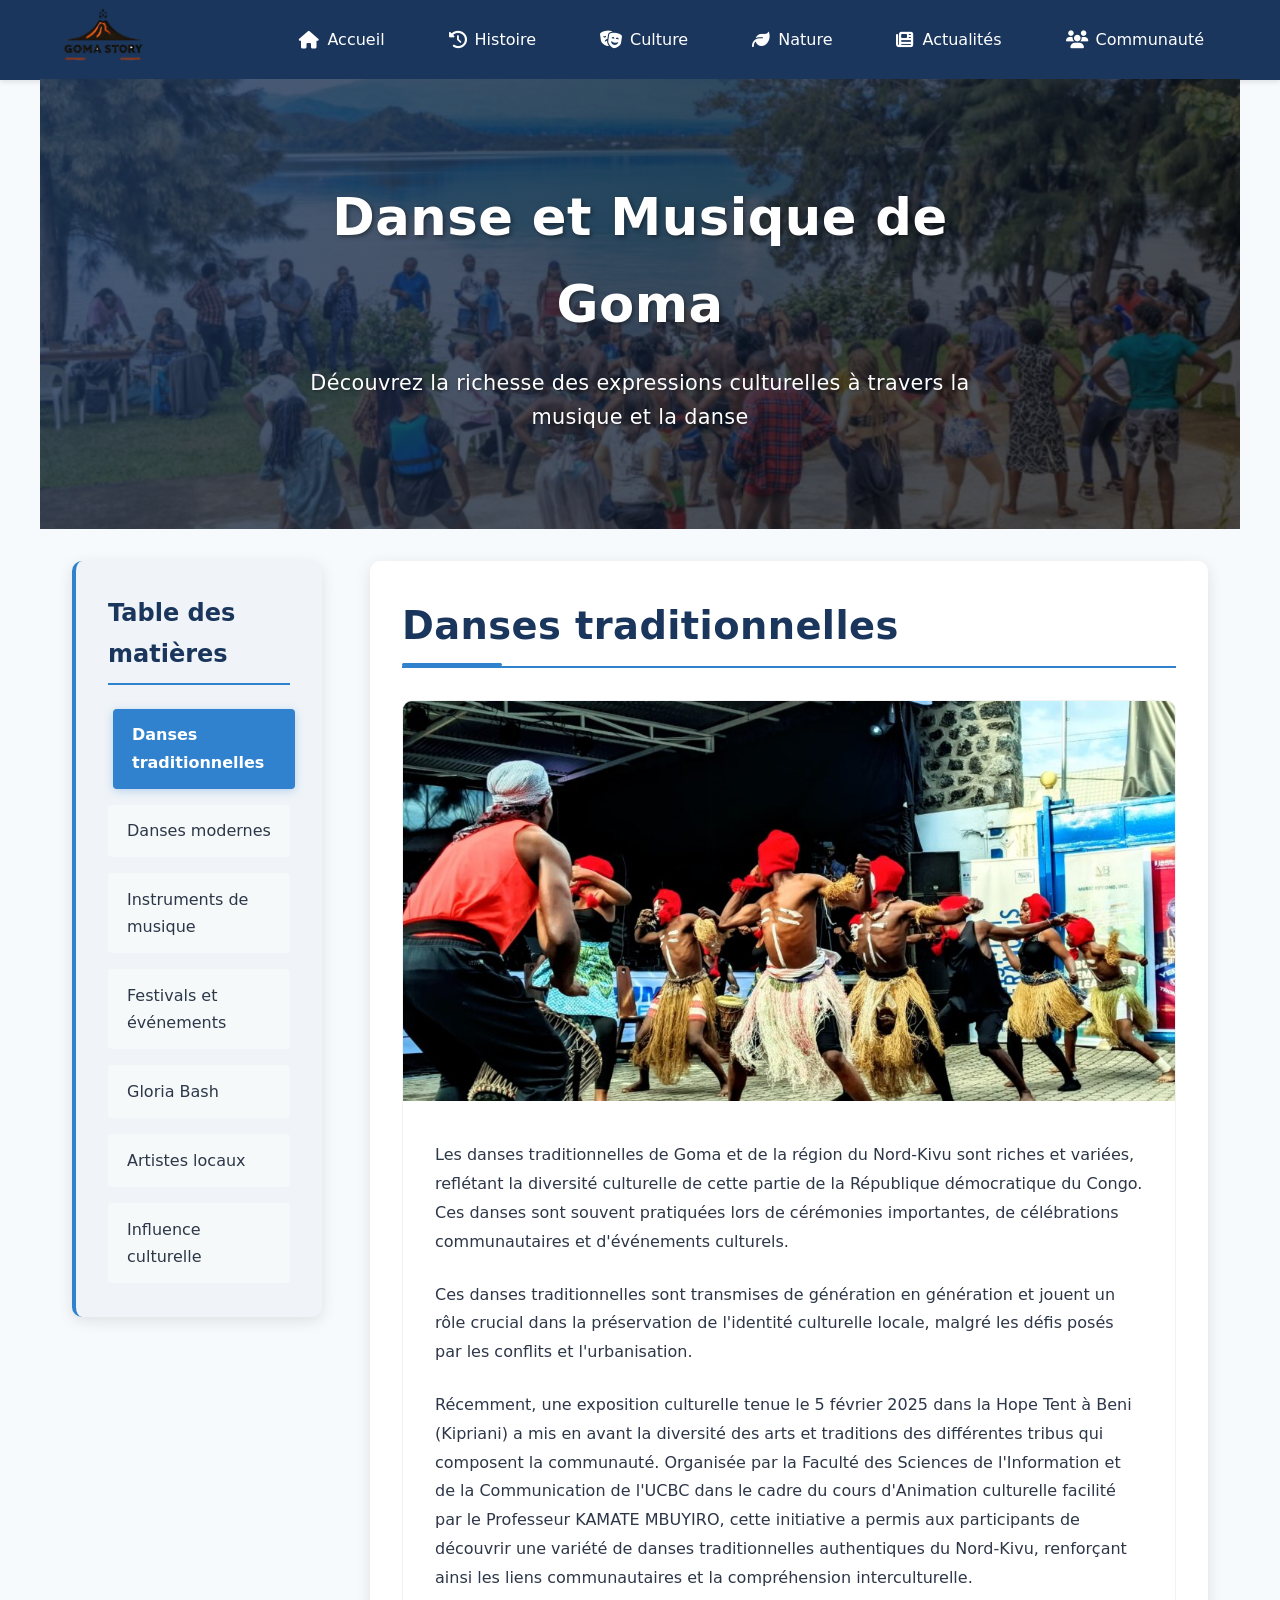
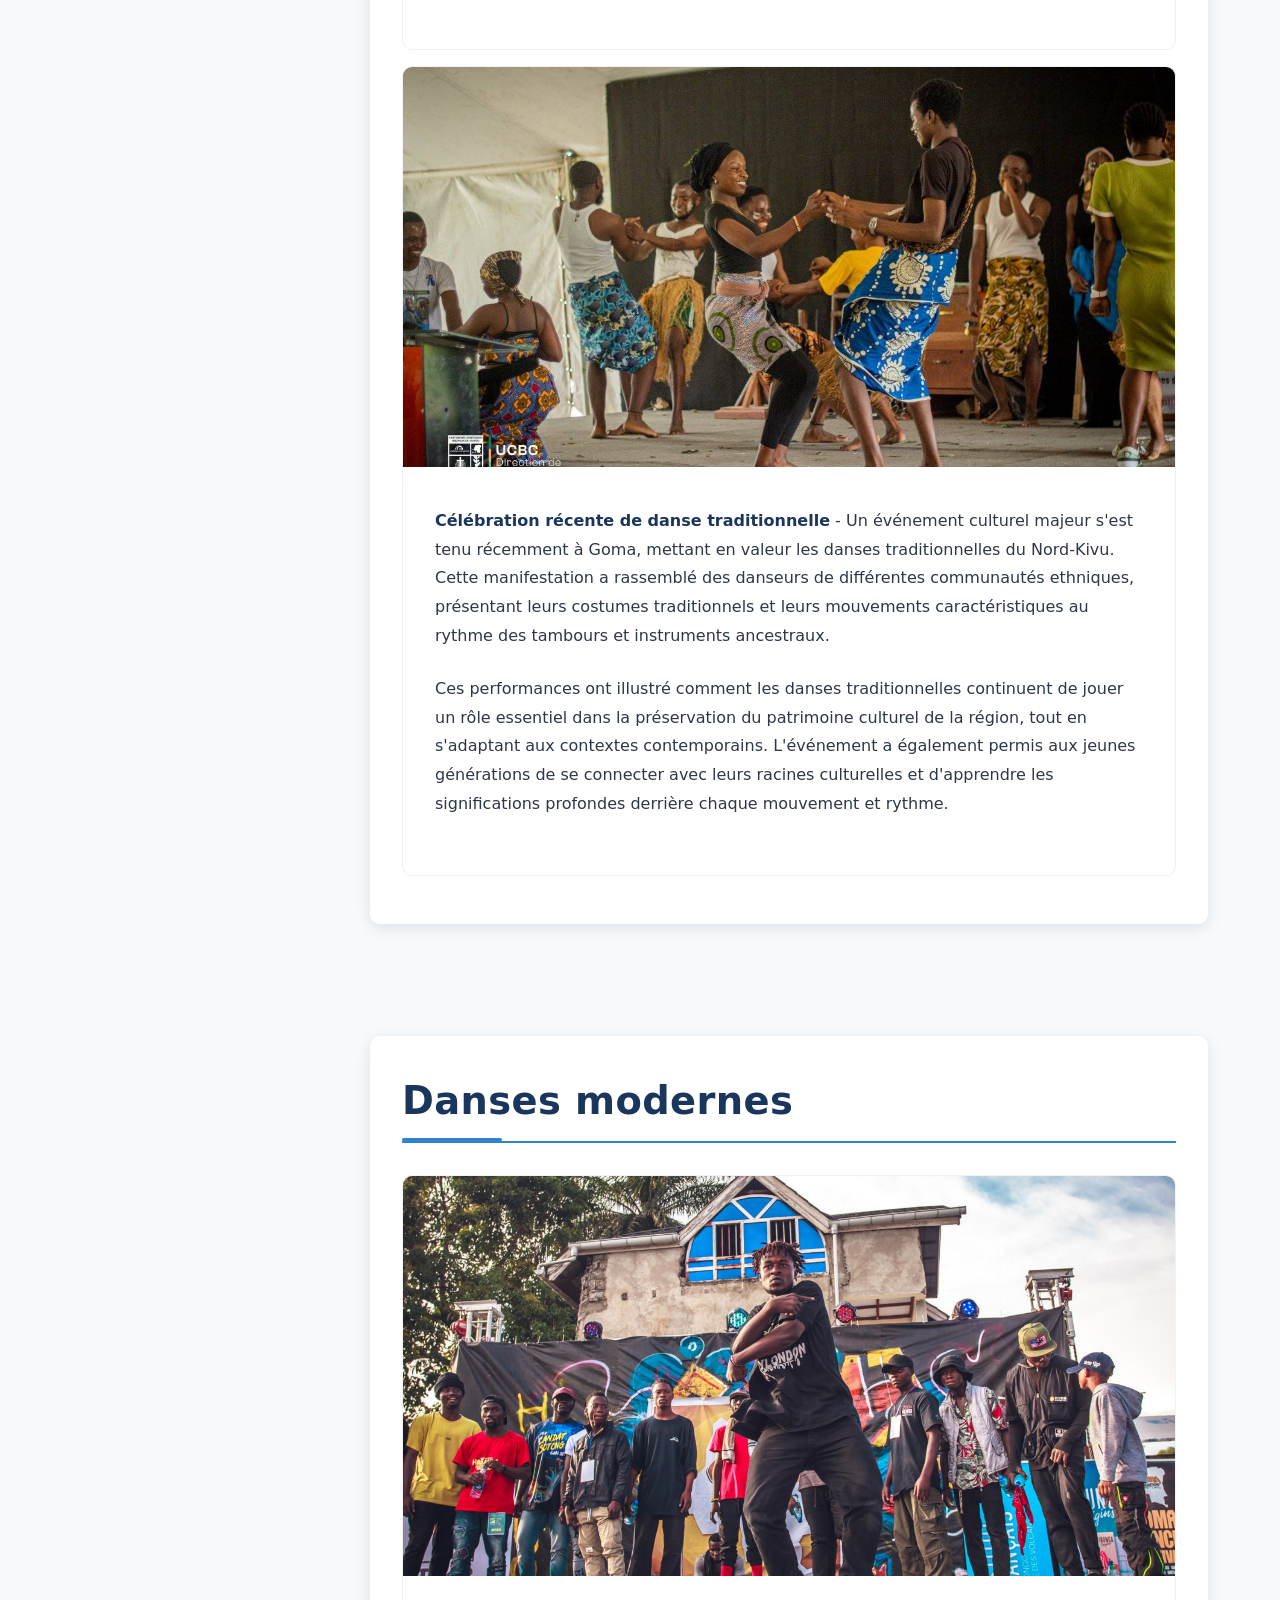
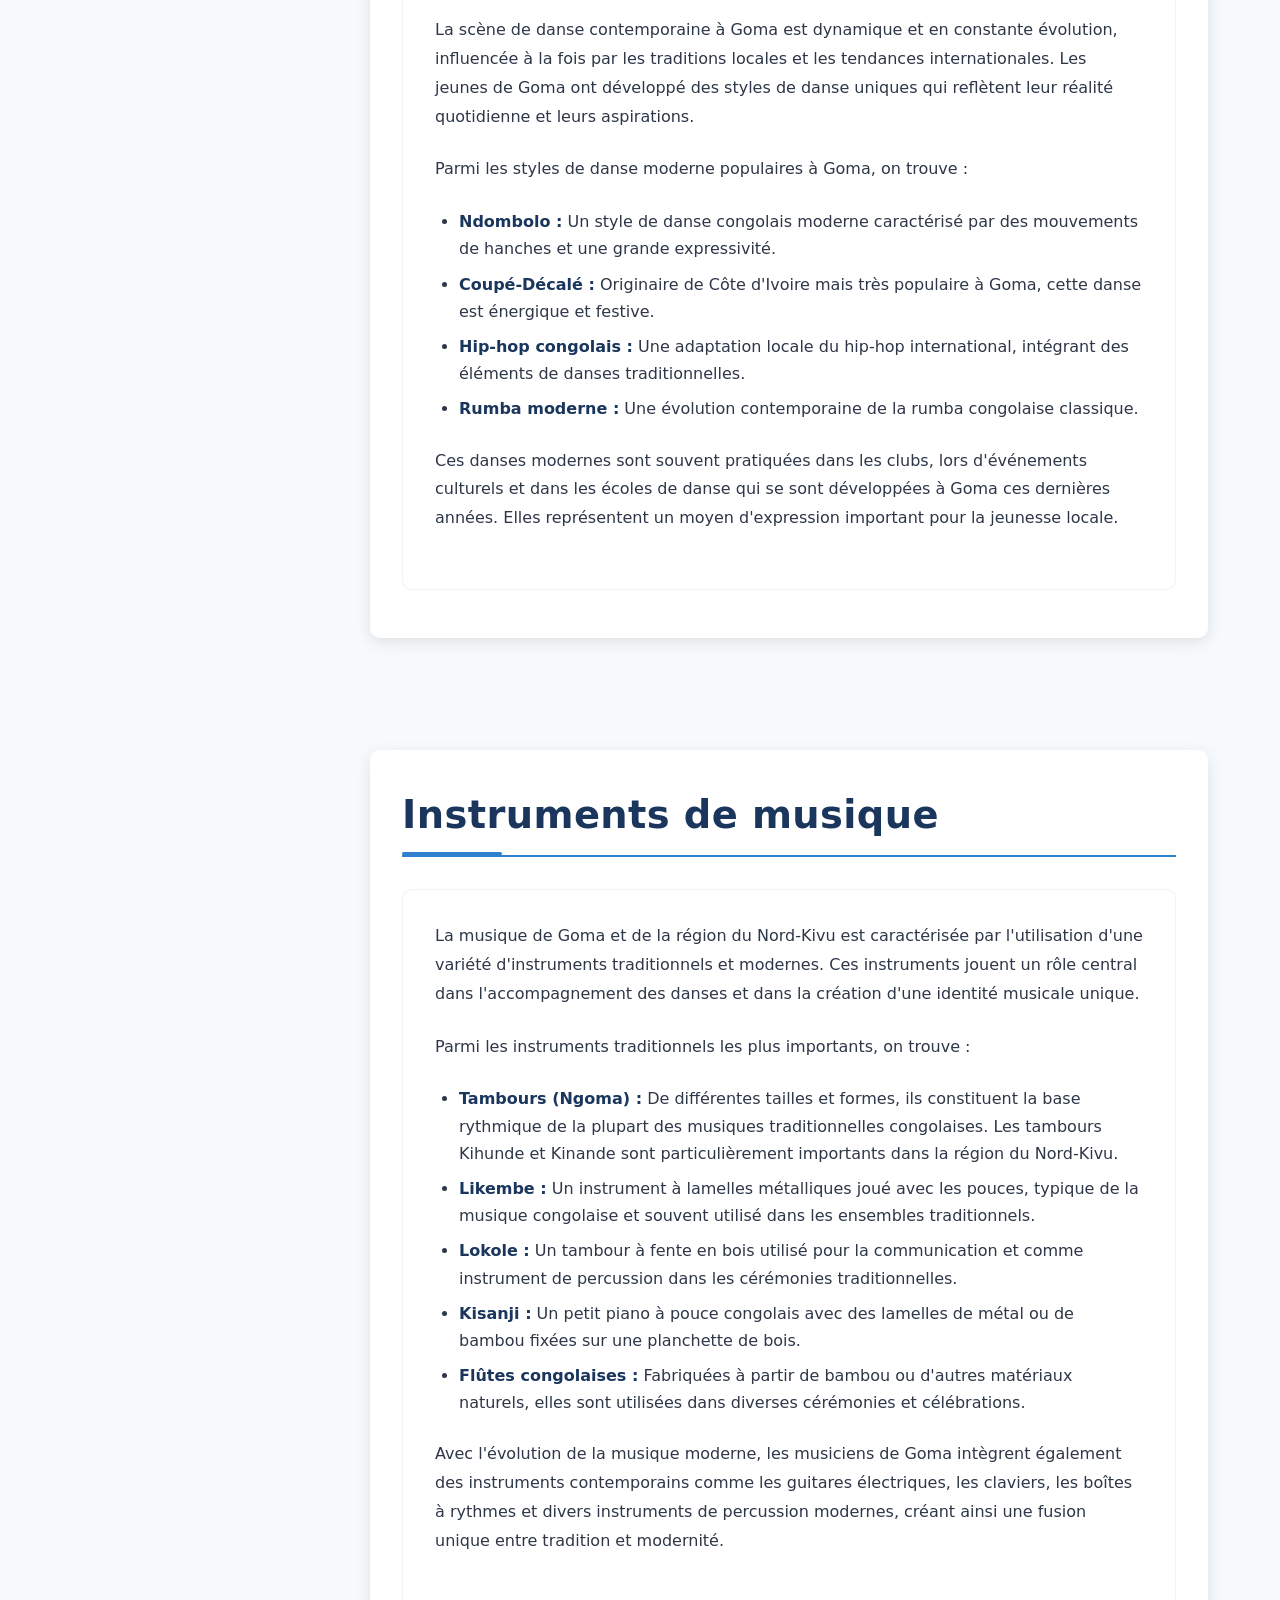
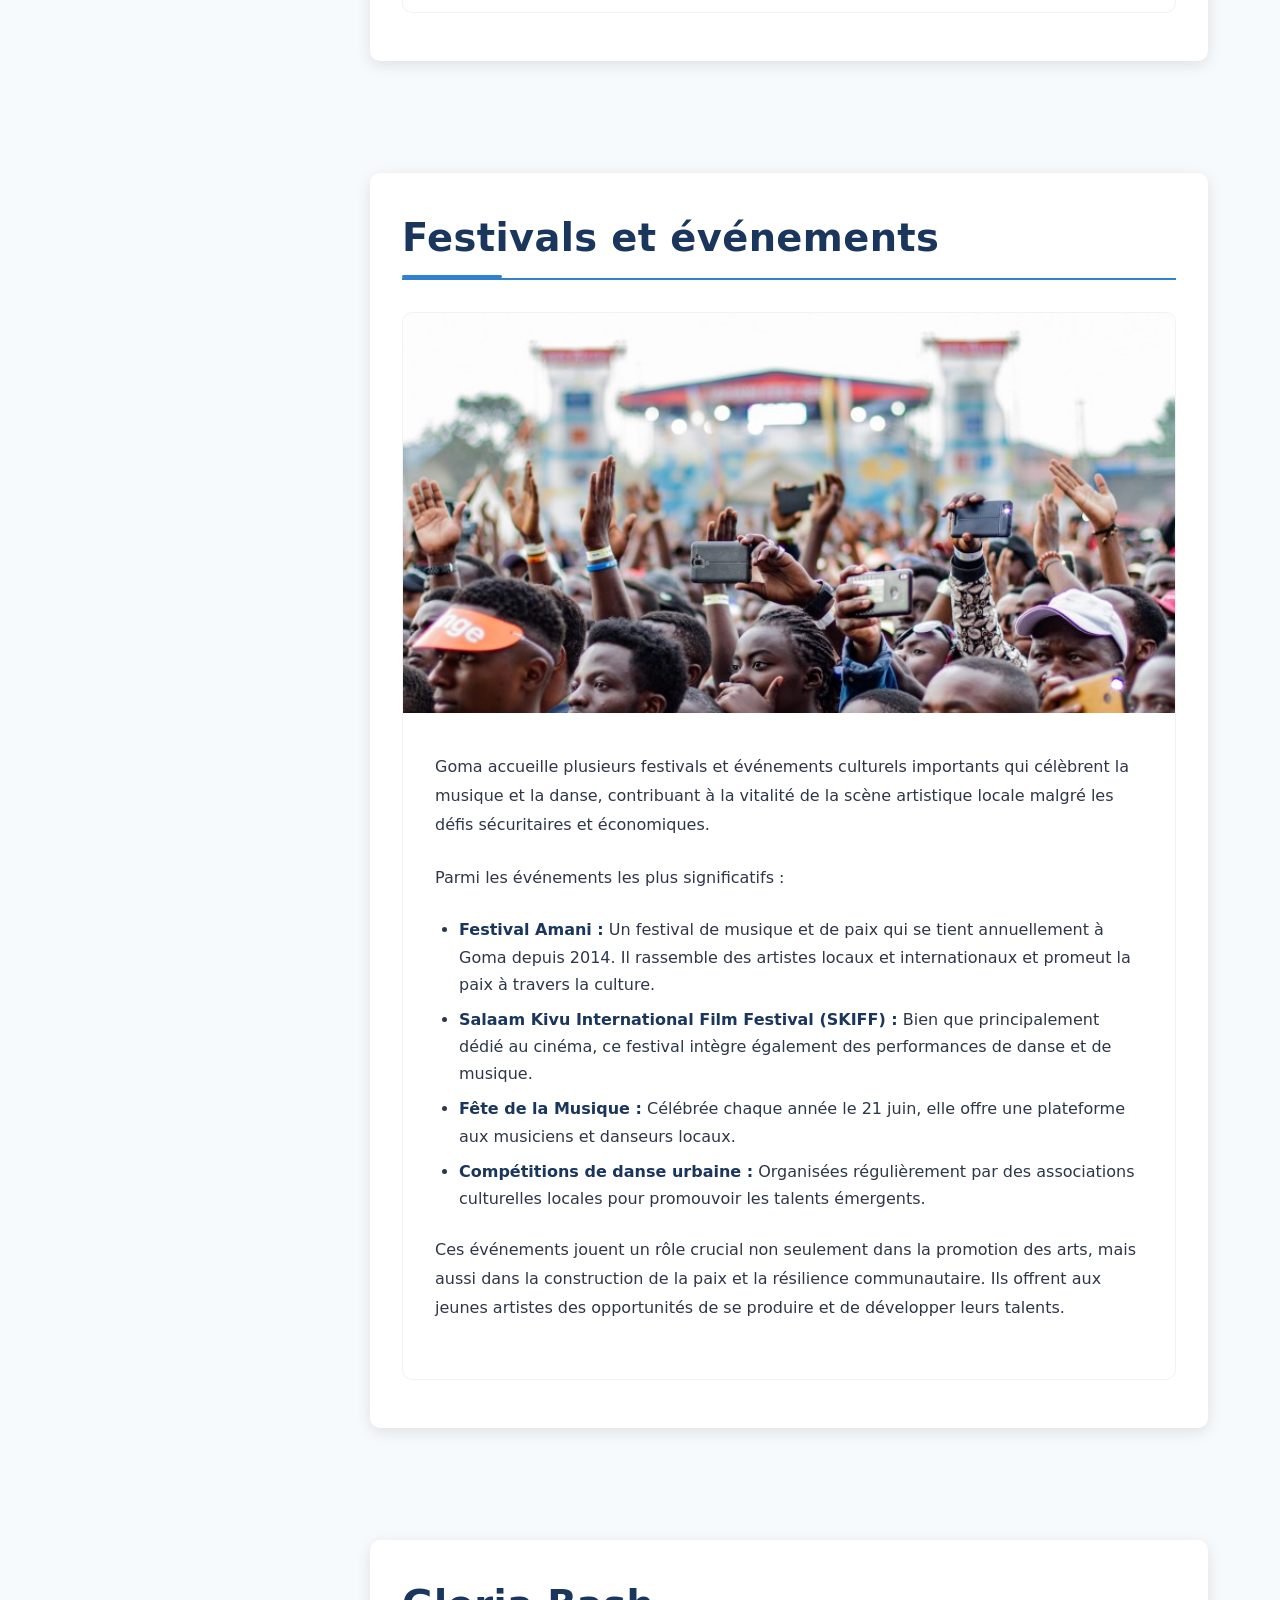
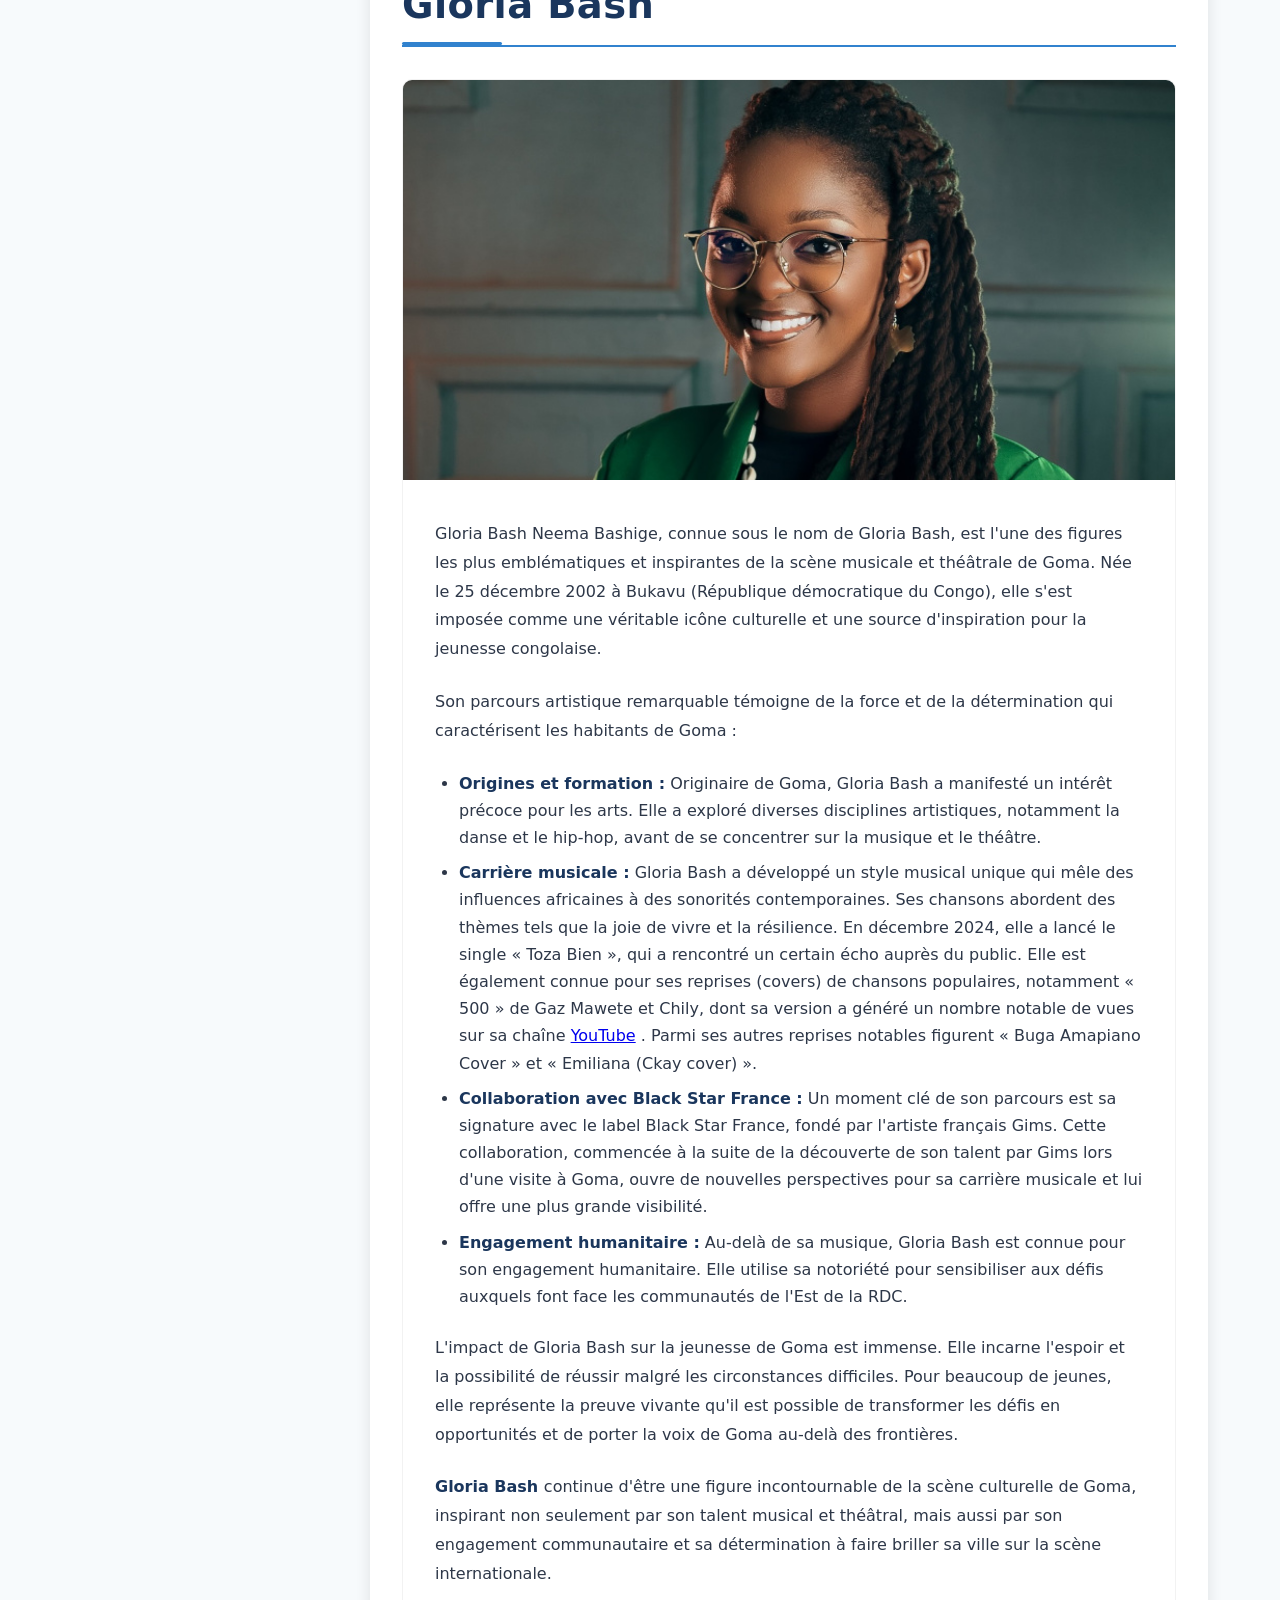
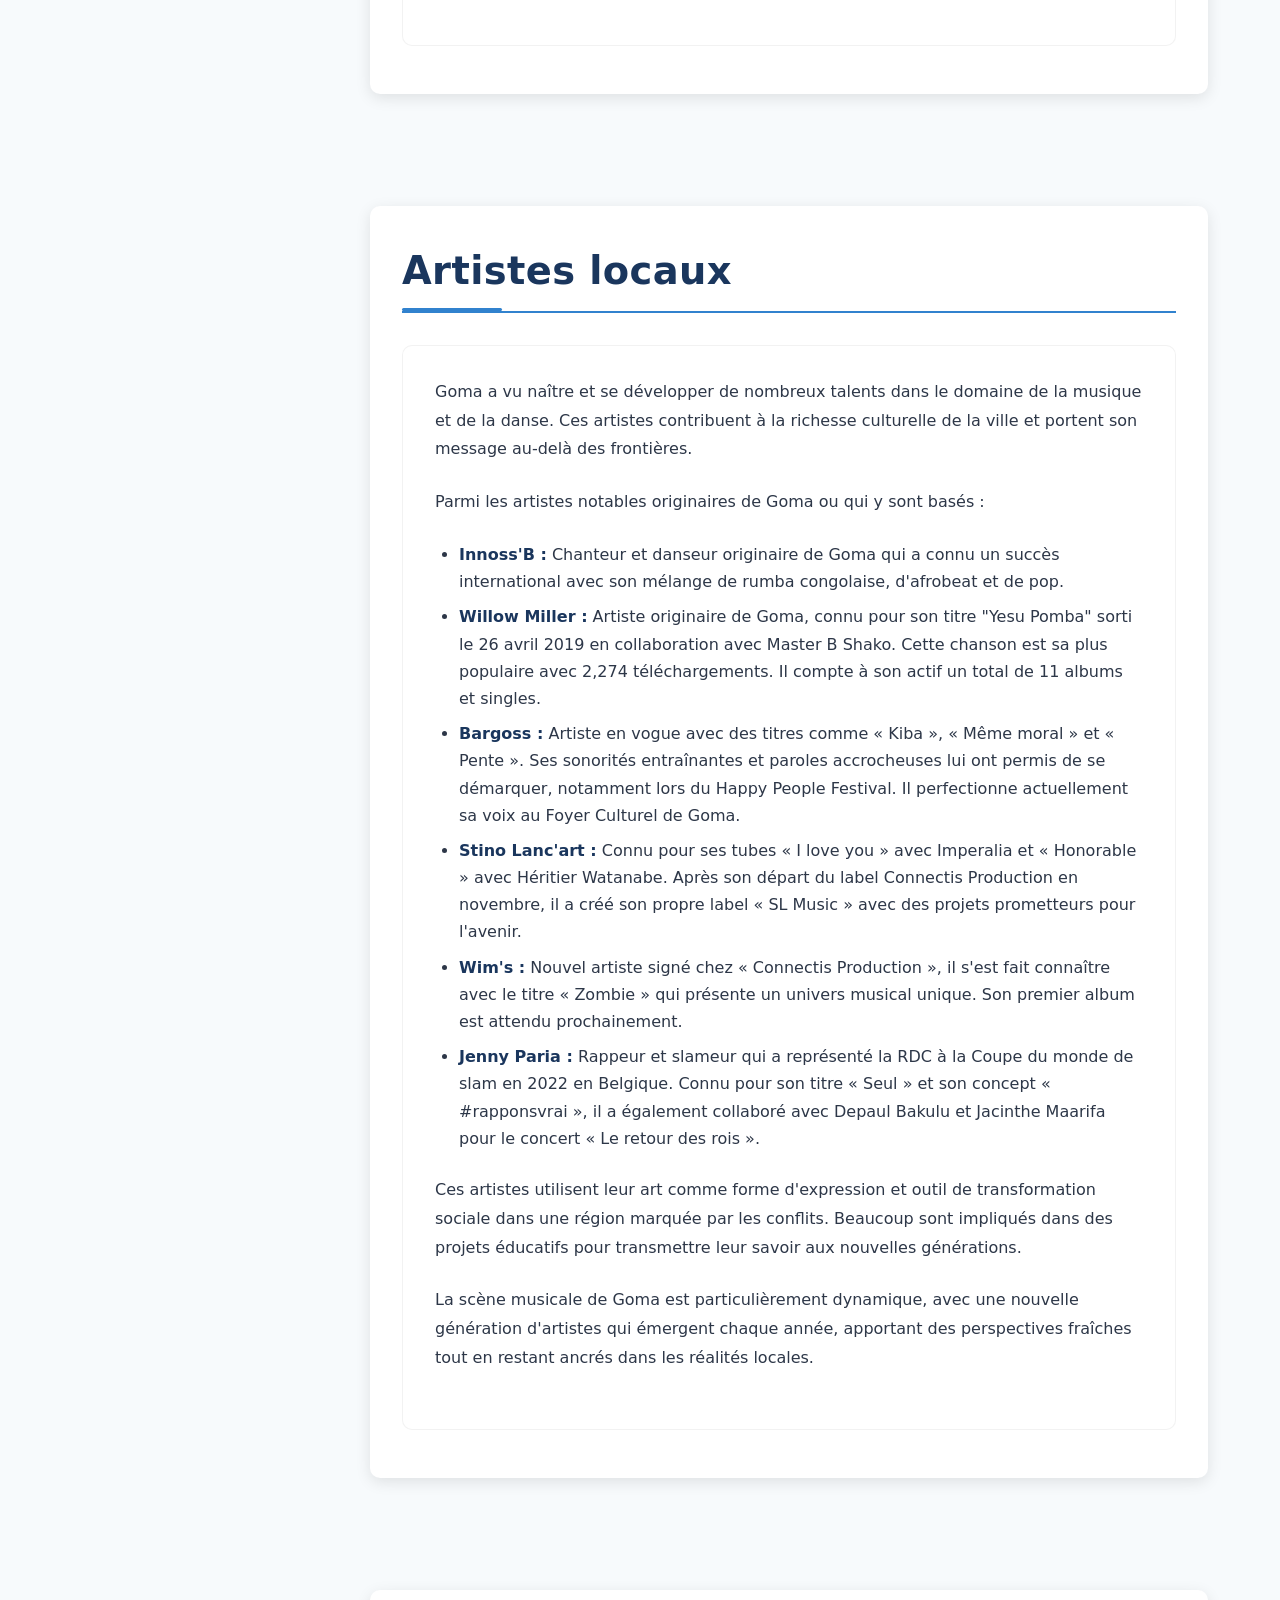
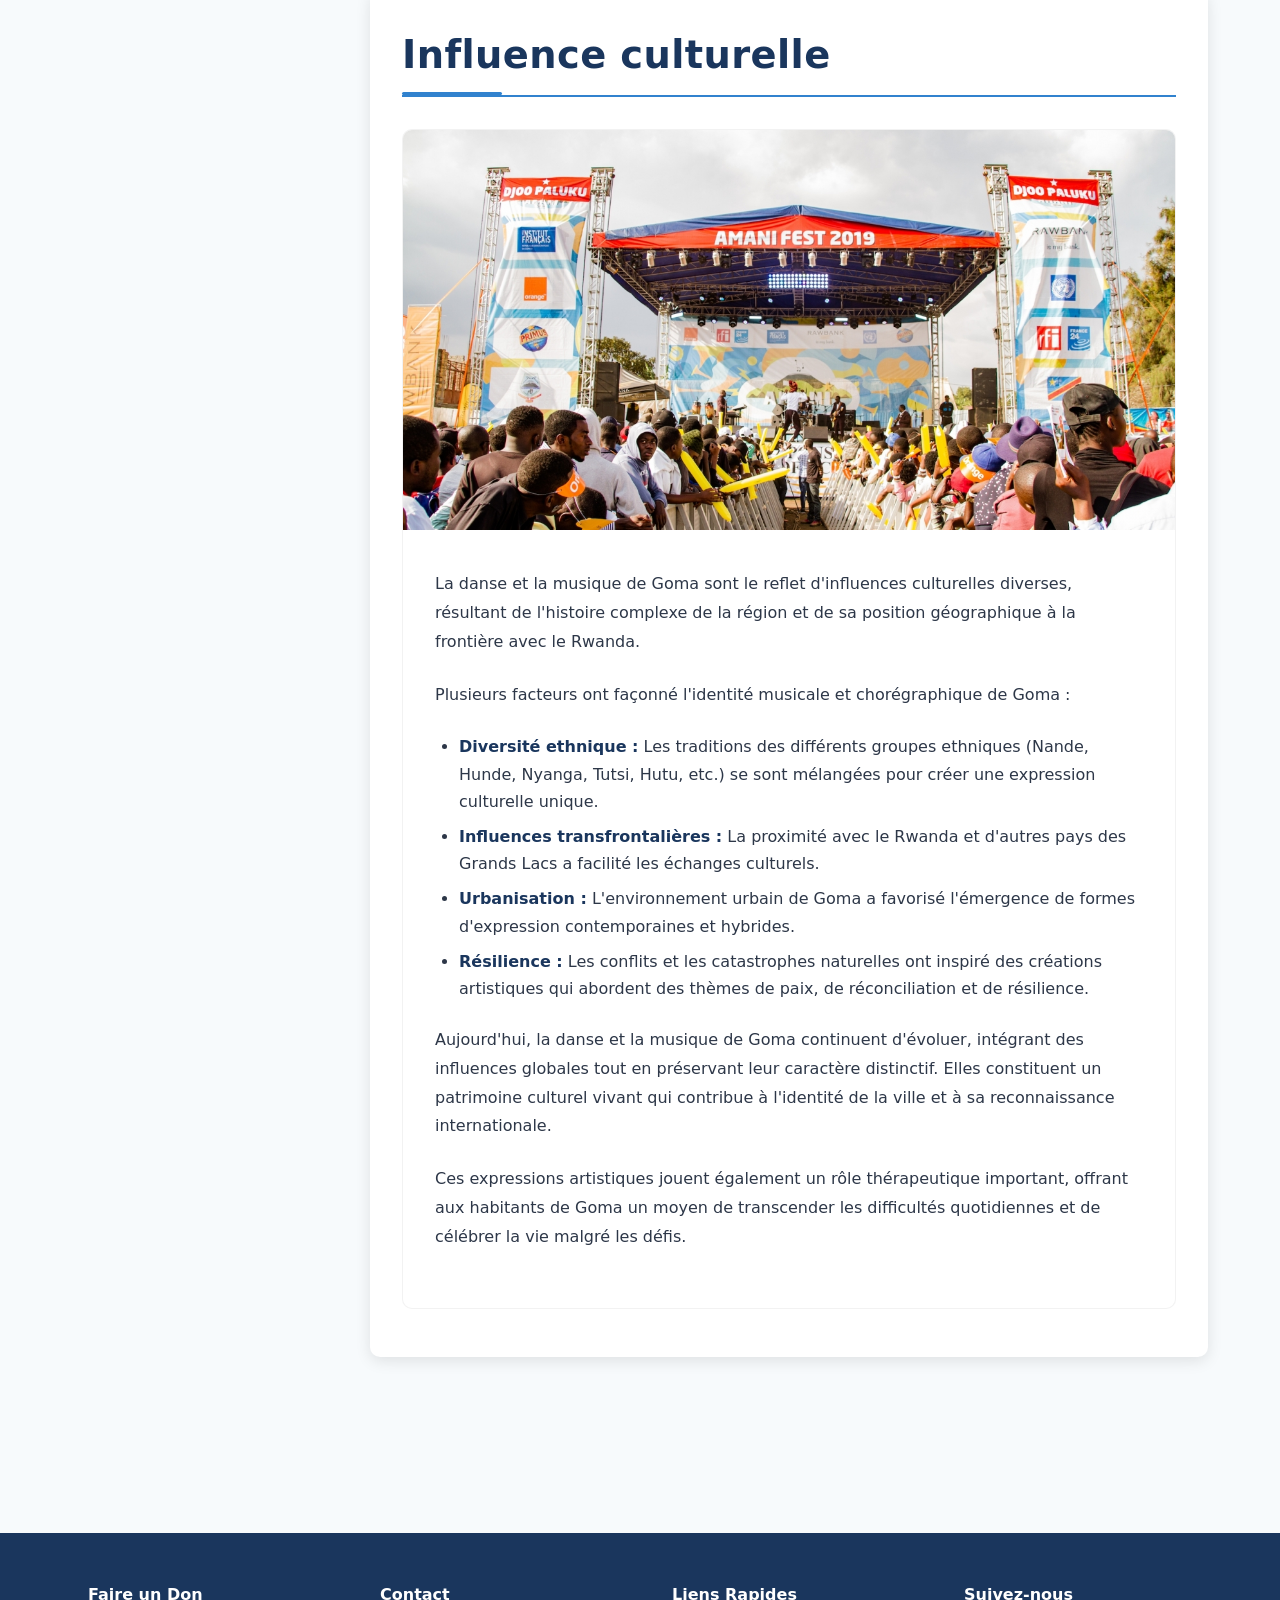
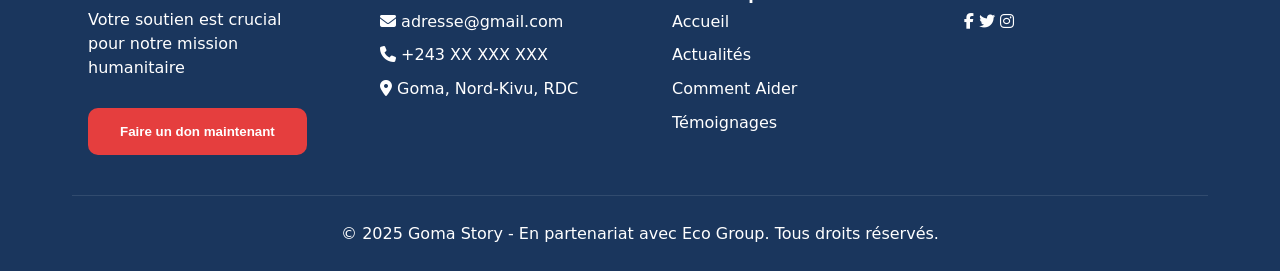
<file: danse_musique.html>
<!DOCTYPE html>
<html lang="fr">

<head>
    <meta charset="UTF-8">
    <meta name="viewport" content="width=device-width, initial-scale=1.0, maximum-scale=1.0, user-scalable=no">
    <title>Danse et Musique de Goma - Expressions culturelles</title>
    <link rel="stylesheet" href="fontawesome-free-6.7.2-web/css/all.min.css">
    <link rel="stylesheet" href="styles.css">
    <link rel="stylesheet" href="danse_musique.css">
</head>

<body>
    <div class="progress-container">
        <div class="progress-bar" id="myBar"></div>
    </div>
    <header class="main-header">
        <div class="header-content">
            <div class="logo-container">
                <img src="assets/images/logo.png" alt="Logo du site" class="logo">
            </div>
            <nav class="main-nav">
                <ul>
                    <li><a href="index.html"><i class="fas fa-home"></i> Accueil</a></li>
                    <li><a href="histoire.html"><i class="fas fa-history"></i> Histoire</a></li>
                    <li><a href="index.html#culture"><i class="fas fa-theater-masks"></i> Culture</a></li>
                    <li><a href="index.html#nature"><i class="fas fa-leaf"></i> Nature</a></li>
                    <li><a href="index.html#actualites"><i class="fas fa-newspaper"></i> Actualités</a></li>
                    <li><a href="index.html#communaute"><i class="fas fa-users"></i> Communauté</a></li>
                </ul>
            </nav>
        </div>
    </header>

    <main class="danse-musique-main">
        <section class="danse-musique-hero">
            <div class="danse-musique-hero-content">
                <h1>Danse et Musique de Goma</h1>
                <p>Découvrez la richesse des expressions culturelles à travers la musique et la danse</p>
            </div>
        </section>

        <section class="danse-musique-content">
            <div class="table-des-matieres">
                <h2>Table des matières</h2>
                <ul>
                    <li><a href="#danses-traditionnelles">Danses traditionnelles</a></li>
                    <li><a href="#danses-modernes">Danses modernes</a></li>
                    <li><a href="#instruments">Instruments de musique</a></li>
                    <li><a href="#festivals">Festivals et événements</a></li>
                    <li><a href="#gloria-bash">Gloria Bash</a></li>
                    <li><a href="#artistes">Artistes locaux</a></li>
                    <li><a href="#influence">Influence culturelle</a></li>
                </ul>
            </div>

            <div class="danse-musique-sections-container">
                <article id="danses-traditionnelles" class="danse-musique-section">
                    <h2>Danses traditionnelles</h2>
                    <div class="danse-musique-content-block">
                        <img src="assets/images/dance_traditionnelle.jpg" alt="Danse traditionnelle de Goma" class="danse-musique-image">
                        <div class="danse-musique-text">
                            <p>Les danses traditionnelles de Goma et de la région du Nord-Kivu sont riches et variées, reflétant la diversité culturelle de cette partie de la République démocratique du Congo. Ces danses sont souvent pratiquées lors de cérémonies importantes, de célébrations communautaires et d'événements culturels.</p>
                            
                            <p>Ces danses traditionnelles sont transmises de génération en génération et jouent un rôle crucial dans la préservation de l'identité culturelle locale, malgré les défis posés par les conflits et l'urbanisation.</p>
                            <p>Récemment, une exposition culturelle tenue le 5 février 2025 dans la Hope Tent à Beni (Kipriani) a mis en avant la diversité des arts et traditions des différentes tribus qui composent la communauté. Organisée par la Faculté des Sciences de l'Information et de la Communication de l'UCBC dans le cadre du cours d'Animation culturelle facilité par le Professeur KAMATE MBUYIRO, cette initiative a permis aux participants de découvrir une variété de danses traditionnelles authentiques du Nord-Kivu, renforçant ainsi les liens communautaires et la compréhension interculturelle.</p>
                        </div>
                    </div>
                    
                    <div class="danse-musique-content-block">
                        <img src="assets/images/tradition.jpg" alt="Événement de danse traditionnelle à Goma" class="danse-musique-image">
                        <div class="danse-musique-text">
                            <p><strong>Célébration récente de danse traditionnelle</strong> - Un événement culturel majeur s'est tenu récemment à Goma, mettant en valeur les danses traditionnelles du Nord-Kivu. Cette manifestation a rassemblé des danseurs de différentes communautés ethniques, présentant leurs costumes traditionnels et leurs mouvements caractéristiques au rythme des tambours et instruments ancestraux.</p>
                            <p>Ces performances ont illustré comment les danses traditionnelles continuent de jouer un rôle essentiel dans la préservation du patrimoine culturel de la région, tout en s'adaptant aux contextes contemporains. L'événement a également permis aux jeunes générations de se connecter avec leurs racines culturelles et d'apprendre les significations profondes derrière chaque mouvement et rythme.</p>
                        </div>
                    </div>
                </article>

                <article id="danses-modernes" class="danse-musique-section">
                    <h2>Danses modernes</h2>
                    <div class="danse-musique-content-block">
                        <img src="assets/images/dance_modern.jpg" alt="Danse moderne à Goma" class="danse-musique-image">
                        <div class="danse-musique-text">
                            <p>La scène de danse contemporaine à Goma est dynamique et en constante évolution, influencée à la fois par les traditions locales et les tendances internationales. Les jeunes de Goma ont développé des styles de danse uniques qui reflètent leur réalité quotidienne et leurs aspirations.</p>
                            <p>Parmi les styles de danse moderne populaires à Goma, on trouve :</p>
                            <ul>
                                <li><strong>Ndombolo :</strong> Un style de danse congolais moderne caractérisé par des mouvements de hanches et une grande expressivité.</li>
                                <li><strong>Coupé-Décalé :</strong> Originaire de Côte d'Ivoire mais très populaire à Goma, cette danse est énergique et festive.</li>
                                <li><strong>Hip-hop congolais :</strong> Une adaptation locale du hip-hop international, intégrant des éléments de danses traditionnelles.</li>
                                <li><strong>Rumba moderne :</strong> Une évolution contemporaine de la rumba congolaise classique.</li>
                            </ul>
                            <p>Ces danses modernes sont souvent pratiquées dans les clubs, lors d'événements culturels et dans les écoles de danse qui se sont développées à Goma ces dernières années. Elles représentent un moyen d'expression important pour la jeunesse locale.</p>
                        </div>
                    </div>
                </article>

                <article id="instruments" class="danse-musique-section">
                    <h2>Instruments de musique</h2>
                    <div class="danse-musique-content-block">
                        <div class="danse-musique-text">
                            <p>La musique de Goma et de la région du Nord-Kivu est caractérisée par l'utilisation d'une variété d'instruments traditionnels et modernes. Ces instruments jouent un rôle central dans l'accompagnement des danses et dans la création d'une identité musicale unique.</p>
                            <p>Parmi les instruments traditionnels les plus importants, on trouve :</p>
                            <ul>
                                <li><strong>Tambours (Ngoma) :</strong> De différentes tailles et formes, ils constituent la base rythmique de la plupart des musiques traditionnelles congolaises. Les tambours Kihunde et Kinande sont particulièrement importants dans la région du Nord-Kivu.</li>
                                <li><strong>Likembe :</strong> Un instrument à lamelles métalliques joué avec les pouces, typique de la musique congolaise et souvent utilisé dans les ensembles traditionnels.</li>
                                <li><strong>Lokole :</strong> Un tambour à fente en bois utilisé pour la communication et comme instrument de percussion dans les cérémonies traditionnelles.</li>
                                <li><strong>Kisanji :</strong> Un petit piano à pouce congolais avec des lamelles de métal ou de bambou fixées sur une planchette de bois.</li>
                                <li><strong>Flûtes congolaises :</strong> Fabriquées à partir de bambou ou d'autres matériaux naturels, elles sont utilisées dans diverses cérémonies et célébrations.</li>
                            </ul>
                            <p>Avec l'évolution de la musique moderne, les musiciens de Goma intègrent également des instruments contemporains comme les guitares électriques, les claviers, les boîtes à rythmes et divers instruments de percussion modernes, créant ainsi une fusion unique entre tradition et modernité.</p>
                        </div>
                    </div>
                </article>

                <article id="festivals" class="danse-musique-section">
                    <h2>Festivals et événements</h2>
                    <div class="danse-musique-content-block">
                        <img src="assets/images/amni_festival.jpg" alt="Festival Amani à Goma" class="danse-musique-image">
                        <div class="danse-musique-text">
                            <p>Goma accueille plusieurs festivals et événements culturels importants qui célèbrent la musique et la danse, contribuant à la vitalité de la scène artistique locale malgré les défis sécuritaires et économiques.</p>
                            <p>Parmi les événements les plus significatifs :</p>
                            <ul>
                                <li><strong>Festival Amani :</strong> Un festival de musique et de paix qui se tient annuellement à Goma depuis 2014. Il rassemble des artistes locaux et internationaux et promeut la paix à travers la culture.</li>
                                <li><strong>Salaam Kivu International Film Festival (SKIFF) :</strong> Bien que principalement dédié au cinéma, ce festival intègre également des performances de danse et de musique.</li>
                                <li><strong>Fête de la Musique :</strong> Célébrée chaque année le 21 juin, elle offre une plateforme aux musiciens et danseurs locaux.</li>
                                <li><strong>Compétitions de danse urbaine :</strong> Organisées régulièrement par des associations culturelles locales pour promouvoir les talents émergents.</li>
                            </ul>
                            <p>Ces événements jouent un rôle crucial non seulement dans la promotion des arts, mais aussi dans la construction de la paix et la résilience communautaire. Ils offrent aux jeunes artistes des opportunités de se produire et de développer leurs talents.</p>
                        </div>
                    </div>
                </article>

                <article id="gloria-bash" class="danse-musique-section">
                    <h2>Gloria Bash</h2>
                    <div class="danse-musique-content-block">
                        <img src="assets/images/gloria_bash.jpg" alt="Gloria Bash - Artiste de Goma" class="danse-musique-image">
                        <div class="danse-musique-text">
                            <p>Gloria Bash Neema Bashige, connue sous le nom de Gloria Bash, est l'une des figures les plus emblématiques et inspirantes de la scène musicale et théâtrale de Goma. Née le 25 décembre 2002 à Bukavu (République démocratique du Congo), elle s'est imposée comme une véritable icône culturelle et une source d'inspiration pour la jeunesse congolaise.</p>
                            <p>Son parcours artistique remarquable témoigne de la force et de la détermination qui caractérisent les habitants de Goma :</p>
                            <ul>
                                <li><strong>Origines et formation :</strong> Originaire de Goma, Gloria Bash a manifesté un intérêt précoce pour les arts. Elle a exploré diverses disciplines artistiques, notamment la danse et le hip-hop, avant de se concentrer sur la musique et le théâtre.</li>
                                <li><strong>Carrière musicale :</strong> Gloria Bash a développé un style musical unique qui mêle des influences africaines à des sonorités contemporaines. Ses chansons abordent des thèmes tels que la joie de vivre et la résilience. En décembre 2024, elle a lancé le single « Toza Bien », qui a rencontré un certain écho auprès du public. Elle est également connue pour ses reprises (covers) de chansons populaires, notamment « 500 » de Gaz Mawete et Chily, dont sa version a généré un nombre notable de vues sur sa chaîne <a href="https://www.youtube.com/@GloriaBash">YouTube</a> . Parmi ses autres reprises notables figurent « Buga Amapiano Cover » et « Emiliana (Ckay cover) ».</li>
                                <li><strong>Collaboration avec Black Star France :</strong> Un moment clé de son parcours est sa signature avec le label Black Star France, fondé par l'artiste français Gims. Cette collaboration, commencée à la suite de la découverte de son talent par Gims lors d'une visite à Goma, ouvre de nouvelles perspectives pour sa carrière musicale et lui offre une plus grande visibilité.</li>
                                <li><strong>Engagement humanitaire :</strong> Au-delà de sa musique, Gloria Bash est connue pour son engagement humanitaire. Elle utilise sa notoriété pour sensibiliser aux défis auxquels font face les communautés de l'Est de la RDC.</li>
                            </ul>
                            <p>L'impact de Gloria Bash sur la jeunesse de Goma est immense. Elle incarne l'espoir et la possibilité de réussir malgré les circonstances difficiles. Pour beaucoup de jeunes, elle représente la preuve vivante qu'il est possible de transformer les défis en opportunités et de porter la voix de Goma au-delà des frontières.</p>
                            
                            <p> <strong>Gloria Bash </strong>continue d'être une figure incontournable de la scène culturelle de Goma, inspirant non seulement par son talent musical et théâtral, mais aussi par son engagement communautaire et sa détermination à faire briller sa ville sur la scène internationale.</p>
                        </div>
                    </div>
                </article>

                <article id="artistes" class="danse-musique-section">
                    <h2>Artistes locaux</h2>
                    <div class="danse-musique-content-block">
                        <div class="danse-musique-text">
                            <p>Goma a vu naître et se développer de nombreux talents dans le domaine de la musique et de la danse. Ces artistes contribuent à la richesse culturelle de la ville et portent son message au-delà des frontières.</p>
                            <p>Parmi les artistes notables originaires de Goma ou qui y sont basés :</p>
                            <ul>
                                <li><strong>Innoss'B :</strong> Chanteur et danseur originaire de Goma qui a connu un succès international avec son mélange de rumba congolaise, d'afrobeat et de pop.</li>
                                
                                <li><strong>Willow Miller :</strong> Artiste originaire de Goma, connu pour son titre "Yesu Pomba" sorti le 26 avril 2019 en collaboration avec Master B Shako. Cette chanson est sa plus populaire avec 2,274 téléchargements. Il compte à son actif un total de 11 albums et singles.</li>
                               
                                <li><strong>Bargoss :</strong> Artiste en vogue avec des titres comme « Kiba », « Même moral » et « Pente ». Ses sonorités entraînantes et paroles accrocheuses lui ont permis de se démarquer, notamment lors du Happy People Festival. Il perfectionne actuellement sa voix au Foyer Culturel de Goma.</li>
                                
                                <li><strong>Stino Lanc'art :</strong> Connu pour ses tubes « I love you » avec Imperalia et « Honorable » avec Héritier Watanabe. Après son départ du label Connectis Production en novembre, il a créé son propre label « SL Music » avec des projets prometteurs pour l'avenir.</li>
                                
                                <li><strong>Wim's :</strong> Nouvel artiste signé chez « Connectis Production », il s'est fait connaître avec le titre « Zombie » qui présente un univers musical unique. Son premier album est attendu prochainement.</li>
                                
                                <li><strong>Jenny Paria :</strong> Rappeur et slameur qui a représenté la RDC à la Coupe du monde de slam en 2022 en Belgique. Connu pour son titre « Seul » et son concept « #rapponsvrai », il a également collaboré avec Depaul Bakulu et Jacinthe Maarifa pour le concert « Le retour des rois ».</li>
                            </ul>
                            <p>Ces artistes utilisent leur art comme forme d'expression et outil de transformation sociale dans une région marquée par les conflits. Beaucoup sont impliqués dans des projets éducatifs pour transmettre leur savoir aux nouvelles générations.</p>
                            <p>La scène musicale de Goma est particulièrement dynamique, avec une nouvelle génération d'artistes qui émergent chaque année, apportant des perspectives fraîches tout en restant ancrés dans les réalités locales.</p>
                        </div>
                    </div>
                </article>

                <article id="influence" class="danse-musique-section">
                    <h2>Influence culturelle</h2>
                    <div class="danse-musique-content-block">
                        <img src="assets/images/festival_amani.jpg" alt="Influence culturelle à Goma" class="danse-musique-image">
                        <div class="danse-musique-text">
                            <p>La danse et la musique de Goma sont le reflet d'influences culturelles diverses, résultant de l'histoire complexe de la région et de sa position géographique à la frontière avec le Rwanda.</p>
                            <p>Plusieurs facteurs ont façonné l'identité musicale et chorégraphique de Goma :</p>
                            <ul>
                                <li><strong>Diversité ethnique :</strong> Les traditions des différents groupes ethniques (Nande, Hunde, Nyanga, Tutsi, Hutu, etc.) se sont mélangées pour créer une expression culturelle unique.</li>
                                <li><strong>Influences transfrontalières :</strong> La proximité avec le Rwanda et d'autres pays des Grands Lacs a facilité les échanges culturels.</li>
                                <li><strong>Urbanisation :</strong> L'environnement urbain de Goma a favorisé l'émergence de formes d'expression contemporaines et hybrides.</li>
                                <li><strong>Résilience :</strong> Les conflits et les catastrophes naturelles ont inspiré des créations artistiques qui abordent des thèmes de paix, de réconciliation et de résilience.</li>
                            </ul>
                            <p>Aujourd'hui, la danse et la musique de Goma continuent d'évoluer, intégrant des influences globales tout en préservant leur caractère distinctif. Elles constituent un patrimoine culturel vivant qui contribue à l'identité de la ville et à sa reconnaissance internationale.</p>
                            <p>Ces expressions artistiques jouent également un rôle thérapeutique important, offrant aux habitants de Goma un moyen de transcender les difficultés quotidiennes et de célébrer la vie malgré les défis.</p>
                        </div>
                    </div>
                </article>
            </div>
        </section>
    </main>

    <footer class="main-footer">
        <div class="footer-content">
            <div class="footer-grid">
                <div class="footer-section">
                    <h4>Faire un Don</h4>
                    <p>Votre soutien est crucial pour notre mission humanitaire</p>
                    <button class="donate-button">Faire un don maintenant</button>
                </div>
                <div class="footer-section">
                    <h4>Contact</h4>
                    <ul class="contact-list">
                        <a href="mailto: adresse@gmail.com">
                            <li><i class="fas fa-envelope"></i> adresse@gmail.com</li>
                        </a>
                        <li><i class="fas fa-phone"></i> +243 XX XXX XXX</li>
                        <li><i class="fas fa-map-marker-alt"></i> Goma, Nord-Kivu, RDC</li>
                    </ul>
                </div>
                <div class="footer-section">
                    <h4>Liens Rapides</h4>
                    <ul class="quick-links">
                        <li><a href="index.html">Accueil</a></li>
                        <li><a href="index.html#actualites">Actualités</a></li>
                        <li><a href="index.html#aide">Comment Aider</a></li>
                        <li><a href="index.html#temoignages">Témoignages</a></li>
                    </ul>
                </div>
                <div class="footer-section">
                    <h4>Suivez-nous</h4>
                    <div class="social-links">
                        <a href="#" aria-label="Facebook"><i class="fab fa-facebook-f"></i></a>
                        <a href="#" aria-label="Twitter"><i class="fab fa-twitter"></i></a>
                        <a href="#" aria-label="Instagram"><i class="fab fa-instagram"></i></a>
                    </div>
                </div>
            </div>
            <div class="footer-bottom">
                <p>© 2025 Goma Story - En partenariat avec Eco Group. Tous droits réservés.</p>
            </div>
        </div>
    </footer>

    <script src="app.js"></script>
    <script src="danse_musique.js"></script>
</body>

</html>
</file>
<file: styles.css>
/* Variables pour les couleurs */
:root {
    --primary-color: #1A365D;
    --secondary-color: #E53E3E;
    --accent-color: #3182CE;
    --background-color: #F7FAFC;
    --text-color: #2D3748;
    --header-height: 80px;
    --card-shadow: 0 4px 15px rgba(0, 0, 0, 0.1);
    --hover-shadow: 0 6px 20px rgba(0, 0, 0, 0.15);
    --transition-speed: 0.3s;
    --section-padding: 4rem 2rem;
    --border-radius: 10px;
}

/* Reset et styles de base */
* {
    margin: 0;
    padding: 0;
    box-sizing: border-box;
}

body {
    font-family: 'Segoe UI', system-ui, -apple-system, sans-serif;
    line-height: 1.7;
    color: var(--text-color);
    background-color: var(--background-color);
    overflow-x: hidden;
}

/* Header et Navigation */
.main-header {
    background-color: var(--primary-color);
    width: 100%;
    z-index: 1000;
    box-shadow: 0 2px 5px rgba(0, 0, 0, 0.1);
    transition: background-color 0.3s ease, box-shadow 0.3s ease;
}

.main-header.scrolled {
    background-color: rgba(26, 54, 93, 0.9);
    box-shadow: 0 2px 10px rgba(0, 0, 0, 0.1);
}

.header-content {
    max-width: 1200px;
    margin: 0 auto;
    padding: 0 20px;
    display: flex;
    justify-content: space-between;
    align-items: center;
    height: var(--header-height);
}

.logo-container {
    flex: 0 0 auto;
}

.logo {
    height: 60px;
    width: auto;
}

.main-nav ul {
    display: flex;
    list-style: none;
    gap: 2rem;
}

.main-nav a {
    color: white;
    text-decoration: none;
    font-weight: 500;
    transition: all var(--transition-speed) ease;
    padding: 0.5rem 1rem;
    border-radius: var(--border-radius);
    display: flex;
    align-items: center;
    gap: 0.5rem;
}

.main-nav a:hover {
    background-color: rgba(255, 255, 255, 0.1);
    transform: translateY(-2px);
}

.main-nav i {
    font-size: 1.1em;
}

/* Menu hamburger pour mobile */
.menu-toggle {
    display: none;
    flex-direction: column;
    justify-content: space-between;
    width: 30px;
    height: 21px;
    cursor: pointer;
    z-index: 1001;
}

.menu-toggle span {
    display: block;
    height: 3px;
    width: 100%;
    background-color: white;
    border-radius: 3px;
    transition: all 0.3s ease;
}

.menu-toggle.active span:nth-child(1) {
    transform: translateY(9px) rotate(45deg);
}

.menu-toggle.active span:nth-child(2) {
    opacity: 0;
}

.menu-toggle.active span:nth-child(3) {
    transform: translateY(-9px) rotate(-45deg);
}

/* Progress Bar */
.progress-container {
    position: fixed;
    top: 0;
    z-index: 1001;
    width: 100%;
    height: 5px;
    background: transparent;
}

.progress-bar {
    height: 5px;
    background: var(--secondary-color);
    width: 0%;
    box-shadow: 0 1px 3px rgba(0, 0, 0, 0.2);
    transition: width 0.1s ease;
}

/* Main Content */
main {
    padding: 2rem;
    max-width: 1200px;
    margin-left: auto;
    margin-right: auto;
}
/* Hero Section */
.hero-section {
    position: relative;
    height: 100vh;
    min-height: 600px;
    margin: 0;
    width: 100vw;
    left: 50%;
    right: 50%;
    margin-left: -50vw;
    margin-right: -50vw;
    display: flex;
    align-items: center;
    justify-content: center;
    text-align: center;
    color: white;
    overflow: hidden;
    background: url('assets/images/goma_rdc.jpeg') center/cover no-repeat;
    background-attachment: fixed;
    background-size: 110% auto;
    animation: fadeIn 1.5s ease-out, slowZoom 30s ease-in-out infinite alternate;
    box-shadow: 0 5px 25px rgba(0, 0, 0, 0.2);
}

.hero-section::before {
    content: '';
    position: absolute;
    top: 0;
    left: 0;
    right: 0;
    bottom: 0;
    background: linear-gradient(
        135deg,
        rgba(26, 54, 93, 0.85) 0%,
        rgba(0, 0, 0, 0.65) 50%,
        rgba(229, 62, 62, 0.5) 100%
    );
    z-index: 1;
    backdrop-filter: blur(3px);
    animation: gradientShift 15s ease-in-out infinite alternate;
}

.hero-content {
    position: relative;
    z-index: 2;
    padding: 4rem;
    max-width: 1000px;
    animation: fadeInUp 1.5s ease-out;
    background: rgba(0, 0, 0, 0.25);
    border-radius: 20px;
    backdrop-filter: blur(8px);
    border: 1px solid rgba(255, 255, 255, 0.15);
    box-shadow: 0 20px 40px rgba(0, 0, 0, 0.3);
    transform: perspective(1000px) rotateX(2deg);
    transition: all 0.5s ease;
}

.hero-content h1 {
    font-size: 5rem;
    margin-bottom: 1.5rem;
    text-shadow: 2px 2px 8px rgba(0, 0, 0, 0.6);
    font-weight: 700;
    letter-spacing: 4px;
    color: #ffffff;
    position: relative;
    font-family: 'Segoe UI', system-ui, -apple-system, sans-serif;
    transition: all 0.3s ease;
    border-bottom: 2px solid rgba(255, 255, 255, 0.3);
    padding-bottom: 15px;
    display: inline-block;
    animation: fadeInDown 1.5s ease-out, glowPulse 4s infinite alternate;
}

.hero-content h1::after {
    content: '';
    position: absolute;
    width: 100px;
    height: 3px;
    background-color: var(--accent-color);
    bottom: -10px;
    left: 50%;
    transform: translateX(-50%);
    border-radius: 2px;
    animation:  fadeInDown 1.5s ease-out, glowPulse 3s infinite alternate; 
    font-weight: 800;
    letter-spacing: -1px;
    background: linear-gradient(to right, #ffffff, #e2e8f0);
    -webkit-background-clip: text;
    background-clip: text;
    color: transparent;
    position: relative;
}



.hero-content p {
    font-size: 1.8rem;
    margin-bottom: 3rem;
    text-shadow: 1px 1px 6px rgba(0, 0, 0, 0.6);
    animation: fadeInUp 1.8s ease-out;
    font-weight: 300;
    line-height: 1.6;
    max-width: 85%;
    margin-left: auto;
    margin-right: auto;
    color: rgba(255, 255, 255, 1);
    letter-spacing: 1px;
}

.hero-button {
    display: inline-block;
    padding: 1.4rem 3rem;
    font-size: 1.3rem;
    font-weight: 600;
    color: white;
    background: linear-gradient(135deg, var(--accent-color), #4299e1);
    border-radius: 50px;
    text-decoration: none;
    transition: all var(--transition-speed) ease;
    box-shadow: 0 10px 25px rgba(49, 130, 206, 0.5), 0 0 20px rgba(49, 130, 206, 0.3);
    animation: fadeInUp 2s ease-out, pulse 2.5s infinite;
    border: 2px solid rgba(255, 255, 255, 0.2);
    position: relative;
    overflow: hidden;
    z-index: 1;
    letter-spacing: 1px;
    text-transform: uppercase;
}

.hero-button:hover {
    background: linear-gradient(135deg, var(--secondary-color), #f56565);
    transform: translateY(-5px) scale(1.05);
    box-shadow: 0 15px 30px rgba(229, 62, 62, 0.4), 0 0 20px rgba(229, 62, 62, 0.2);
}

.hero-button::before {
    content: '';
    position: absolute;
    top: 0;
    left: -100%;
    width: 100%;
    height: 100%;
    background: linear-gradient(90deg, transparent, rgba(255, 255, 255, 0.2), transparent);
    transition: 0.5s;
    z-index: -1;
}

.hero-button:hover::before {
    left: 100%;
}

.hero-scroll-indicator {
    position: absolute;
    bottom: 3rem;
    left: 50%;
    transform: translateX(-50%);
    z-index: 2;
    display: flex;
    flex-direction: column;
    align-items: center;
    gap: 0.8rem;
    animation: bounce 2s infinite;
    cursor: pointer;
    transition: all 0.3s ease;
}

.hero-scroll-indicator span {
    font-size: 0.9rem;
    color: white;
    text-shadow: 1px 1px 4px rgba(0, 0, 0, 0.5);
    font-weight: 500;
    letter-spacing: 1px;
    opacity: 0.8;
    transition: opacity 0.3s ease;
}

.hero-scroll-indicator:hover span {
    opacity: 1;
}

.hero-scroll-indicator i {
    font-size: 1.8rem;
    color: white;
    text-shadow: 1px 1px 4px rgba(0, 0, 0, 0.5);
    transition: transform 0.3s ease, color 0.3s ease;
}

.hero-scroll-indicator:hover i {
    transform: scale(1.2);
    color: var(--accent-color);
}

.hero-scroll-indicator::after {
    content: '';
    position: absolute;
    width: 30px;
    height: 30px;
    border-radius: 50%;
    background: rgba(255, 255, 255, 0.1);
    z-index: -1;
    transition: all 0.3s ease;
}

.hero-scroll-indicator:hover::after {
    transform: scale(2);
    background: rgba(255, 255, 255, 0.2);
}

/* Animations */
@keyframes fadeIn {
    from { opacity: 0; }
    to { opacity: 1; }
}

@keyframes fadeInDown {
    from { opacity: 0; transform: translateY(-30px); }
    to { opacity: 1; transform: translateY(0); }
}

@keyframes fadeInUp {
    from { opacity: 0; transform: translateY(30px); }
    to { opacity: 1; transform: translateY(0); }
}

@keyframes bounce {
    0%, 20%, 50%, 80%, 100% { transform: translateX(-50%) translateY(0); }
    40% { transform: translateX(-50%) translateY(-15px); }
    60% { transform: translateX(-50%) translateY(-7px); }
}

@keyframes pulse {
    0% { box-shadow: 0 0 0 0 rgba(49, 130, 206, 0.7); }
    70% { box-shadow: 0 0 0 10px rgba(49, 130, 206, 0); }
    100% { box-shadow: 0 0 0 0 rgba(49, 130, 206, 0); }
}

@keyframes glowPulse {
    0% { text-shadow: 2px 2px 8px rgba(0, 0, 0, 0.7), 0 0 10px rgba(49, 130, 206, 0.3); }
    100% { text-shadow: 2px 2px 8px rgba(0, 0, 0, 0.7), 0 0 30px rgba(49, 130, 206, 0.7); }
}

@keyframes slowZoom {
    0% { background-size: 100% auto; }
    100% { background-size: 120% auto; }
}

@keyframes gradientShift {
    0% { opacity: 0.9; }
    50% { opacity: 0.8; }
    100% { opacity: 0.9; }
}

/* Carousel Section */
.carousel-section {
    margin: 4rem -2rem 2rem -2rem; /* Espace entre Hero et Carrousel */
    overflow: hidden;
    position: relative;
}

.carousel-container {
    position: relative;
    max-width: 100%;
    margin: 0 auto;
    border-radius: var(--border-radius);
    overflow: hidden;
    box-shadow: var(--hover-shadow);
}

.carousel-track {
    display: flex;
    transition: transform 0.5s ease-in-out;
}

.carousel-slide {
    flex: 0 0 100%;
    position: relative;
}

.carousel-slide img {
    width: 100%;
    height: 500px;
    object-fit: cover;
    filter: brightness(0.8); /* Assombrir légèrement l'image pour mieux voir le texte */
    transition: filter 0.3s ease;
}

.carousel-slide:hover img {
    filter: brightness(1); /* Éclaircir l'image au survol */
}

.carousel-slide:hover .carousel-caption {
    transform: translateY(-5px);
    padding-bottom: 2.5rem;
}

.carousel-slide:hover .carousel-caption h3 {
    transform: scale(1.05);
    /* Suppression du changement de couleur pour garder uniquement l'animation de mouvement */
}

.carousel-slide:hover .carousel-caption p {
    transform: translateY(-2px);
    opacity: 0.9;
}
.carousel-caption {
    position: absolute;
    bottom: 0;
    left: 0;
    right: 0;
    padding: 2rem;
    background: linear-gradient(transparent, rgba(0, 0, 0, 0.8));
    color: white;
    text-align: left;
    transition: transform 0.3s ease, padding 0.3s ease;
}

.carousel-slide.active .carousel-caption {
    opacity: 1;
    transform: translateY(0);
}
.carousel-caption h3 {
    font-size: 1.8rem;
    margin-bottom: 0.5rem;
    text-shadow: 1px 1px 4px rgba(0, 0, 0, 0.5);
    transition: transform 0.3s ease, color 0.3s ease;
}

.carousel-caption p {
    font-size: 1rem;
    text-shadow: 1px 1px 4px rgba(0, 0, 0, 0.5);
    transition: transform 0.3s ease, opacity 0.3s ease;
}

.carousel-button {
    position: absolute;
    top: 50%;
    transform: translateY(-50%);
    background: rgba(0, 0, 0, 0.5);
    color: white;
    border: none;
    padding: 1rem;
    cursor: pointer;
    font-size: 1.5rem;
    transition: background 0.3s, transform 0.3s;
    border-radius: 50%;
    width: 50px;
    height: 50px;
    display: flex;
    align-items: center;
    justify-content: center;
}

.carousel-button:hover {
    background: rgba(0, 0, 0, 0.8);
    transform: translateY(-50%) scale(1.1);
}

.carousel-button.prev {
    left: 1rem;
}

.carousel-button.next {
    right: 1rem;
}

.carousel-dots {
    position: absolute;
    bottom: 1rem;
    left: 50%;
    transform: translateX(-50%);
    display: flex;
    gap: 0.5rem;
}

.carousel-dot {
    width: 10px;
    height: 10px;
    border-radius: 50%;
    background: rgba(255, 255, 255, 0.5);
    cursor: pointer;
    transition: background 0.3s, transform 0.3s;
}

.carousel-dot.active {
    background: white;
    transform: scale(1.2);
}

/* Timeline Section - Amélioré */
.section-histoire {
    background-color: rgba(240, 240, 240, 0.5);
    border-radius: 10px;
    padding: 2.5rem;
    margin: 2rem 0;
    box-shadow: 0 5px 15px rgba(0, 0, 0, 0.05);
}

.section-histoire h2 {
    text-align: center;
    margin-bottom: 2rem;
    color: var(--primary-color);
    font-size: 2.2rem;
    position: relative;
}

.section-histoire h2::after {
    content: '';
    display: block;
    width: 80px;
    height: 3px;
    background-color: var(--accent-color);
    margin: 0.8rem auto;
}

.timeline-container {
    display: flex;
    flex-direction: column;
    gap: 2.5rem;
    padding: 1.5rem 0;
    position: relative;
}

.timeline-item {
    background-color: white;
    border-radius: 8px;
    padding: 1.5rem;
    box-shadow: 0 3px 10px rgba(0, 0, 0, 0.08);
    position: relative;
    transition: transform 0.3s ease, box-shadow 0.3s ease;
    border-left: 4px solid var(--accent-color);
}

.timeline-item:hover {
    transform: translateY(-5px);
    box-shadow: 0 5px 15px rgba(0, 0, 0, 0.1);
}

.timeline-item::before {
    content: '';
    position: absolute;
    left: -12px;
    top: 50%;
    width: 20px;
    height: 20px;
    border-radius: 50%;
    background-color: var(--accent-color);
    transform: translateY(-50%);
    border: 4px solid white;
    z-index: 1;
}

.timeline-item h3 {
    color: var(--primary-color);
    margin-bottom: 0.8rem;
    font-size: 1.4rem;
    font-weight: 600;
}

.timeline-item h3 a {
    color: inherit;
    text-decoration: none;
    transition: color 0.3s ease;
}

.timeline-item h3 a:hover {
    color: var(--accent-color);
}

.timeline-item-link {
    text-decoration: none;
    color: inherit;
    display: block;
}

.timeline-item-link:hover {
    text-decoration: none;
}

.timeline-item p {
    color: #555;
    line-height: 1.6;
    margin-bottom: 0;
}

.voir-plus {
    font-size: 0.9rem;
    color: var(--accent-color);
    text-decoration: none;
    transition: color 0.3s ease;
}

.voir-plus:hover {
    text-decoration: underline;
}

/* Culture Section */
.culture-grid {
    display: grid;
    grid-template-columns: repeat(auto-fit, minmax(300px, 1fr));
    gap: 2rem;
    margin-top: 2rem;
    padding: 2rem 0;
}

.culture-item {
    background: white;
    border-radius: 10px;
    overflow: hidden;
    box-shadow: var(--card-shadow);
    transition: transform var(--transition-speed);
}

.culture-item:hover {
    transform: translateY(-5px);
}

.culture-item img {
    width: 100%;
    height: 200px;
    object-fit: cover;
}

.culture-item h3 {
    padding: 1.5rem 1.5rem 1rem;
    color: var(--primary-color);
}

.culture-item p {
    padding: 0 1.5rem 1.5rem;
    color: #666;
}

/* Nature Section */
.nature-showcase {
    display: grid;
    grid-template-columns: repeat(auto-fit, minmax(300px, 1fr));
    gap: 2rem;
    margin-top: 2rem;
    padding: 2rem 0;
}

.nature-item {
    position: relative;
    border-radius: 10px;
    overflow: hidden;
    box-shadow: var(--card-shadow);
    cursor: pointer;
}

.nature-item:hover h3 {
    transform: translateY(-2.5rem);
}

.nature-item:hover p {
    transform: translateY(0);
}

.nature-item img {
    width: 100%;
    height: 250px;
    object-fit: cover;
    transition: transform var(--transition-speed);
}

.nature-item:hover img {
    transform: scale(1.05);
}

.nature-item h3 {
    position: absolute;
    bottom: 0;
    left: 0;
    right: 0;
    padding: 1.5rem 1.5rem 3.5rem;
    background: linear-gradient(transparent, rgba(0, 0, 0, 0.9));
    color: white;
    margin: 0;
    font-size: 1.4rem;
    transition: transform var(--transition-speed);
}

.nature-item p {
    position: absolute;
    bottom: 0;
    left: 0;
    right: 0;
    padding: 0 1.5rem 1.5rem;
    color: rgba(255, 255, 255, 0.9);
    margin: 0;
    transform: translateY(100%);
    background: rgba(0, 0, 0, 0.9);
    transition: transform var(--transition-speed);
}

/* Carte Interactive */
.map-container {
    height: 500px;
    background-color: #f5f5f5;
    border-radius: 8px;
    overflow: hidden;
}

/* Galerie Multimédia */
.gallery-container {
    display: grid;
    grid-template-columns: repeat(auto-fit, minmax(250px, 1fr));
    gap: 1.5rem;
    padding: 1rem 0;
}

.gallery-item {
    position: relative;
    border-radius: 10px;
    overflow: hidden;
    aspect-ratio: 16/9;
    cursor: pointer;
}

.gallery-item img {
    width: 100%;
    height: 100%;
    object-fit: cover;
    transition: transform var(--transition-speed);
}

.gallery-item:hover img {
    transform: scale(1.1);
}

.gallery-overlay {
    position: absolute;
    top: 0;
    left: 0;
    right: 0;
    bottom: 0;
    background: rgba(0, 0, 0, 0.5);
    display: flex;
    align-items: center;
    justify-content: center;
    opacity: 0;
    transition: opacity var(--transition-speed);
}

.gallery-item:hover .gallery-overlay {
    opacity: 1;
}

.gallery-overlay span {
    color: white;
    font-size: 1.2rem;
    font-weight: bold;
    padding: 0.5rem 1rem;
    border: 2px solid white;
    border-radius: 5px;
    transform: translateY(20px);
    transition: transform var(--transition-speed);
}

.gallery-item:hover .gallery-overlay span {
    transform: translateY(0);
}

/* Témoignages */
.testimonials-container {
    display: grid;
    grid-template-columns: repeat(auto-fit, minmax(300px, 1fr));
    gap: 2rem;
}

.testimonial {
    background: white;
    padding: 2rem;
    border-radius: 10px;
    box-shadow: var(--card-shadow);
    transition: all var(--transition-speed);
    position: relative;
}

.testimonial:hover {
    transform: scale(1.02);
}

.testimonial blockquote {
    font-style: italic;
    margin-bottom: 1rem;
    color: #555;
}

.testimonial cite {
    display: block;
    font-weight: bold;
    margin-bottom: 0.5rem;
    color: var(--primary-color);
}

.testimonial small {
    color: #999;
}

/* Actualités */
.news-container {
    display: grid;
    grid-template-columns: repeat(auto-fit, minmax(300px, 1fr));
    gap: 2rem;
}

.news-container article {
    background: white;
    border-radius: 10px;
    overflow: hidden;
    box-shadow: var(--card-shadow);
    transition: transform var(--transition-speed);
    cursor: pointer;
}

.news-container article:hover {
    transform: translateY(-5px);
}

.news-container h3 {
    color: var(--primary-color);
    padding: 1.5rem 1.5rem 1rem;
    font-size: 1.25rem;
}

.news-container p {
    padding: 0 1.5rem 1rem;
    color: #666;
}

.news-container small {
    display: block;
    padding: 0 1.5rem 1.5rem;
    color: #999;
}

/* Aide Humanitaire */
.aid-initiatives {
    display: grid;
    grid-template-columns: repeat(auto-fit, minmax(250px, 1fr));
    gap: 2rem;
}

.initiative {
    background: white;
    padding: 2rem;
    border-radius: 10px;
    box-shadow: var(--card-shadow);
    transition: all var(--transition-speed);
    border-top: 4px solid var(--accent-color);
}

.initiative:hover {
    transform: translateY(-5px);
}

.initiative h3 {
    color: var(--primary-color);
    margin-bottom: 1rem;
}

.initiative p {
    color: #666;
    margin-bottom: 1rem;
}

.initiative small {
    color: #999;
    font-style: italic;
}

/* Footer */
.main-footer {
    background-color: var(--primary-color);
    color: white;
    padding: 2rem 0 1.5rem;
    margin-top: 3rem;
}

.footer-content {
    max-width: 1200px;
    margin: 0 auto;
    padding: 0 2rem;
}

.footer-grid {
    display: flex;
    flex-direction: row;
    justify-content: space-between;
    flex-wrap: wrap;
    gap: 2rem;
    margin-bottom: 1.5rem;
}

.footer-section {
    padding: 1rem;
    transition: transform var(--transition-speed);
    flex: 1;
    min-width: 200px;
}

.footer-section h3 {
    font-size: 1.1rem;
    margin-bottom: 0.75rem;
    padding-bottom: 0.4rem;
    border-bottom: 2px solid var(--accent-color);
}

.footer-section p {
    margin-bottom: 0.75rem;
    line-height: 1.5;
}

.footer-section ul {
    list-style: none;
    padding: 0;
}

.footer-section li {
    margin-bottom: 0.4rem;
}

.footer-section a {
    color: white;
    text-decoration: none;
    transition: color var(--transition-speed);
}

.footer-section a:hover {
    color: var(--accent-color);
}

.footer-section:hover {
    transform: translateY(-5px);
}

.donate-button {
    background: var(--secondary-color);
    color: white;
    border: none;
    padding: 1rem 2rem;
    border-radius: var(--border-radius);
    font-weight: 600;
    cursor: pointer;
    transition: all var(--transition-speed);
    margin-top: 1rem;
    display: inline-block;
}

.donate-button:hover {
    background: #C53030;
    transform: translateY(-2px);
    box-shadow: var(--hover-shadow);
}

.footer-bottom {
    text-align: center;
    padding-top: 1.5rem;
    margin-top: 1rem;
    border-top: 1px solid rgba(255, 255, 255, 0.1);
}

/* Styles pour la page Histoire */
.histoire-main {
    margin-top: calc(var(--header-height) + 2rem);
    padding: 0;
    max-width: 100%;
    position: relative;
}

.histoire-progress-bar {
    position: fixed;
    top: var(--header-height);
    left: 0;
    height: 5px;
    background: linear-gradient(90deg, var(--accent-color), var(--secondary-color));
    z-index: 100;
    width: 0;
    transition: width 0.2s ease-out;
}

.histoire-hero {
    position: relative;
    height: 60vh;
    min-height: 400px;
    display: flex;
    align-items: center;
    justify-content: center;
    text-align: center;
    color: white;
    overflow: hidden;
    background: url('assets/images/goma.jpg') center/cover no-repeat;
    background-attachment: fixed;
    margin-bottom: 3rem;
}

.histoire-hero::before {
    content: '';
    position: absolute;
    top: 0;
    left: 0;
    right: 0;
    bottom: 0;
    background: linear-gradient(
        135deg,
        rgba(26, 54, 93, 0.8) 0%,
        rgba(0, 0, 0, 0.7) 50%,
        rgba(229, 62, 62, 0.5) 100%
    );
    z-index: 1;
    backdrop-filter: blur(2px);
}

.histoire-hero-content {
    position: relative;
    z-index: 2;
    padding: 3rem;
    max-width: 900px;
    animation: fadeInUp 1.5s ease-out;
}

.histoire-hero-content h1 {
    font-size: 3.5rem;
    margin-bottom: 1.5rem;
    text-shadow: 2px 2px 4px rgba(0, 0, 0, 0.4);
    font-weight: 600;
    letter-spacing: 2px;
    position: relative;
    display: inline-block;
    padding-bottom: 15px;
}

.histoire-hero-content h1::after {
    content: '';
    position: absolute;
    width: 100px;
    height: 3px;
    background-color: var(--accent-color);
    bottom: 0;
    left: 50%;
    transform: translateX(-50%);
    border-radius: 2px;
    animation: glowPulse 3s infinite alternate;
}

.histoire-hero-content p {
    font-size: 1.5rem;
    text-shadow: 1px 1px 4px rgba(0, 0, 0, 0.5);
    max-width: 80%;
    margin-left: auto;
    margin-right: auto;
    color: rgba(255, 255, 255, 0.9);
}

.histoire-content {
    max-width: 1200px;
    margin: 0 auto;
    padding: 0 2rem 4rem;
    display: grid;
    grid-template-columns: 1fr 3fr;
    gap: 3rem;
    position: relative;
}

.table-des-matieres {
    position: sticky;
    top: calc(var(--header-height) + 2rem);
    align-self: start;
    background-color: #f0f4f8;
    padding: 2rem;
    border-radius: var(--border-radius);
    box-shadow: var(--card-shadow);
    transition: transform 0.3s ease, box-shadow 0.3s ease;
    z-index: 10;
    border-left: 4px solid var(--accent-color);
    width: 100%;
    max-width: 250px;
}

.table-des-matieres:hover {
    transform: translateY(-5px);
    box-shadow: var(--hover-shadow);
}

.table-des-matieres h2 {
    color: var(--primary-color);
    margin-bottom: 1.5rem;
    padding-bottom: 0.5rem;
    border-bottom: 2px solid var(--accent-color);
    font-size: 1.5rem;
}

.table-des-matieres ul {
    list-style: none;
    padding: 0;
}

.table-des-matieres li {
    margin-bottom: 1rem;
}

.table-des-matieres a {
    color: var(--text-color);
    text-decoration: none;
    transition: all 0.3s ease;
    display: block;
    padding: 0.8rem 1rem;
    border-left: 3px solid transparent;
    border-radius: 4px;
    margin-bottom: 0.5rem;
    background-color: rgba(247, 250, 252, 0.8);
}

.table-des-matieres a:hover, .table-des-matieres a.active {
    color: white;
    border-left-color: var(--accent-color);
    transform: translateX(5px);
    font-weight: 600;
    background-color: var(--accent-color);
    box-shadow: 0 2px 10px rgba(49, 130, 206, 0.3);
}

.histoire-section {
    margin-bottom: 4rem;
    scroll-margin-top: calc(var(--header-height) + 2rem);
    background-color: white;
    border-radius: var(--border-radius);
    padding: 2rem;
    box-shadow: var(--card-shadow);
    position: relative;
    z-index: 5;
    width: 100%;
    margin-left: 0;
}

.histoire-section h2 {
    color: var(--primary-color);
    font-size: 2.2rem;
    margin-bottom: 2rem;
    position: relative;
    padding-bottom: 0.5rem;
    text-align: left;
    border-bottom: 2px solid var(--accent-color);
    padding-left: 0;
    width: 100%;
}

.histoire-section h2::after {
    content: '';
    position: absolute;
    width: 100px;
    height: 3px;
    background-color: var(--accent-color);
    bottom: 0;
    left: 0;
    border-radius: 2px;
}

.histoire-content-block {
    background-color: white;
    border-radius: var(--border-radius);
    overflow: hidden;
    transition: transform 0.3s ease;
    border: 1px solid rgba(0, 0, 0, 0.05);
    margin-bottom: 1rem;
}

.histoire-content-block:hover {
    transform: translateY(-5px);
    box-shadow: var(--hover-shadow);
}

.histoire-image {
    width: 100%;
    height: 400px;
    object-fit: cover;
    transition: transform 0.5s ease;
}

.histoire-content-block:hover .histoire-image {
    transform: scale(1.05);
}

.histoire-text {
    padding: 2rem;
}

.histoire-text p {
    margin-bottom: 1.5rem;
    line-height: 1.8;
}

.histoire-text ul {
    margin-bottom: 1.5rem;
    padding-left: 1.5rem;
}

.histoire-text li {
    margin-bottom: 0.5rem;
}

.histoire-text strong {
    color: var(--primary-color);
    font-weight: 600;
}

/* Animation pour les sections d'histoire lors du défilement */
@keyframes fadeInLeft {
    from { opacity: 0; transform: translateX(-30px); }
    to { opacity: 1; transform: translateX(0); }
}

@keyframes fadeInRight {
    from { opacity: 0; transform: translateX(30px); }
    to { opacity: 1; transform: translateX(0); }
}

/* Media queries pour la responsivité */
@media (max-width: 992px) {
    .histoire-content {
        grid-template-columns: 1fr;
    }
    
    .table-des-matieres {
        position: relative;
        top: 0;
        margin-bottom: 2rem;
        width: 100%;
        max-width: 100%;
        background-color: #f0f4f8;
        border-left: none;
        border-bottom: 4px solid var(--accent-color);
        padding: 1.5rem;
    }
    
    .histoire-section {
        background-color: white;
        padding: 2rem;
        border-radius: var(--border-radius);
        box-shadow: var(--card-shadow);
        margin-left: 0;
        width: 100%;
    }
    
    .histoire-section h2 {
        font-size: 1.8rem;
        text-align: center;
        border-bottom: 2px solid var(--accent-color);
        padding-bottom: 0.8rem;
        margin-bottom: 1.5rem;
    }
}

@media (max-width: 768px) {
    .histoire-hero-content h1 {
        font-size: 2.5rem;
    }
    
    .histoire-hero-content p {
        font-size: 1.2rem;
    }
    
    .histoire-section h2 {
        font-size: 1.8rem;
    }
    
    .histoire-image {
        height: 300px;
    }
    
    /* Styles pour la navigation mobile */
    .menu-toggle {
        display: flex;
    }
    
    .main-nav {
        position: fixed;
        top: var(--header-height);
        left: -100%;
        width: 100%;
        height: calc(100vh - var(--header-height));
        background-color: var(--primary-color);
        transition: left 0.3s ease;
        z-index: 999;
        overflow-y: auto;
    }
    
    .main-nav.active {
        left: 0;
    }
    
    .main-nav ul {
        flex-direction: column;
        padding: 2rem;
        gap: 1.5rem;
    }
    
    .main-nav a {
        width: 100%;
        padding: 1rem;
        border-radius: 5px;
        background-color: rgba(255, 255, 255, 0.05);
    }
    
    /* Ajustements pour le contenu principal */
    .hero-section {
        height: 70vh;
        min-height: 500px;
        background-attachment: scroll;
    }
    
    .hero-content {
        padding: 2.5rem;
        max-width: 90%;
    }
    
    .hero-content h1 {
        font-size: 3.5rem;
        padding-bottom: 10px;
    }
    
    .hero-content p {
        font-size: 1.4rem;
        max-width: 95%;
    }
    
    .hero-content h1 {
        font-size: 2.5rem;
    }
    
    .hero-content p {
        font-size: 1rem;
    }
    
    .carousel-section {
        margin: 0 -1rem;
    }
    
    .carousel-slide img {
        height: 250px;
    }
    
    .carousel-caption h3 {
        font-size: 1.2rem;
    }
    
    .carousel-caption p {
        font-size: 0.9rem;
    }
    
    /* Ajustements pour les sections */
    .section-histoire, .section-culture, .section-nature, .section-actualites {
        padding: 2rem 1rem;
    }
    
    .culture-grid, .nature-showcase {
        grid-template-columns: 1fr;
        gap: 1.5rem;
    }
}

@media (max-width: 576px) {
    .hero-section {
        min-height: 450px;
    }
    
    .hero-content {
        padding: 2rem;
        max-width: 95%;
    }
    
    .hero-content h1 {
        font-size: 2.8rem;
        letter-spacing: 2px;
    }
    
    .hero-content p {
        font-size: 1.1rem;
        margin-bottom: 2rem;
    }
    
    .hero-button {
        padding: 1rem 2rem;
        font-size: 1rem;
    }
    
    .carousel-slide img {
        height: 200px;
    }
    
    .carousel-caption {
        padding: 0.8rem;
    }
    
    .carousel-caption h3 {
        font-size: 1rem;
    }
    
    .carousel-caption p {
        font-size: 0.8rem;
    }
    
    .footer-grid {
        grid-template-columns: 1fr;
        gap: 2rem;
    }
    
    .footer-section {
        text-align: center;
    }
    
    .social-links {
        justify-content: center;
    }
}
</file>
<file: danse_musique.css>
* Styles spécifiques pour la page Danse et Musique */

/* Variables globales */
:root {
    --header-height: 80px;
    --primary-color: #1a365d;
    --accent-color: #3182ce;
    --text-color: #2d3748;
    --border-radius: 8px;
    --card-shadow: 0 4px 6px rgba(0, 0, 0, 0.1);
    --hover-shadow: 0 6px 12px rgba(0, 0, 0, 0.15);
}

/* Structure principale - collé à la navbar */
.danse-musique-main {
    margin-top: -1px; /* Élimine tout espace entre la navbar et la section */
    padding: 0;
    position: relative;
    overflow-x: hidden;
}

/* Section héro */
.danse-musique-hero {
    position: relative;
    height: 50vh;
    min-height: 400px;
    display: flex;
    align-items: center;
    justify-content: center;
    text-align: center;
    color: white;
    background: url('assets/images/dance.jpg') center/cover no-repeat;
    margin-bottom: 2rem;
    margin-top: 0;
}

.danse-musique-hero::before {
    content: '';
    position: absolute;
    top: 0;
    left: 0;
    right: 0;
    bottom: 0;
    background: linear-gradient(135deg, rgba(26, 54, 93, 0.8) 0%, rgba(0, 0, 0, 0.7) 100%);
    z-index: 1;
}

.danse-musique-hero-content {
    position: relative;
    z-index: 2;
    padding: 2rem;
    max-width: 800px;
}

.danse-musique-hero-content h1 {
    font-size: 3.2rem;
    margin-bottom: 1.2rem;
    text-shadow: 2px 2px 4px rgba(0, 0, 0, 0.4);
    font-weight: 700;
    letter-spacing: 0.5px;
}

.danse-musique-hero-content p {
    font-size: 1.3rem;
    text-shadow: 1px 1px 3px rgba(0, 0, 0, 0.4);
    line-height: 1.6;
    letter-spacing: 0.3px;
    max-width: 700px;
    margin: 0 auto;
}

/* Structure du contenu principal */
.danse-musique-content {
    max-width: 1200px;
    margin: 0 auto;
    padding: 0 2rem 4rem;
    display: grid;
    grid-template-columns: 250px 1fr;
    gap: 3rem;
    position: relative;
}

/* Table des matières */
.table-des-matieres {
    position: sticky;
    top: calc(var(--header-height) + 2rem);
    align-self: start;
    background-color: #f0f4f8;
    padding: 2rem;
    border-radius: var(--border-radius);
    box-shadow: var(--card-shadow);
    transition: transform 0.3s ease, box-shadow 0.3s ease;
    z-index: 10;
    border-left: 4px solid var(--accent-color);
    height: fit-content; /* Ajuste la hauteur en fonction du contenu */
    max-height: calc(100vh - var(--header-height) - 4rem); /* Limite la hauteur */
    overflow-y: hidden; /* Supprime la barre de défilement verticale */
}

.table-des-matieres:hover {
    transform: translateY(-5px);
    box-shadow: var(--hover-shadow);
}

.table-des-matieres h2 {
    color: var(--primary-color);
    margin-bottom: 1.5rem;
    padding-bottom: 0.5rem;
    border-bottom: 2px solid var(--accent-color);
    font-size: 1.5rem;
}

.table-des-matieres ul {
    list-style: none;
    padding: 0;
}

.table-des-matieres li {
    margin-bottom: 1rem;
}

.table-des-matieres a {
    color: var(--text-color);
    text-decoration: none;
    transition: all 0.3s ease;
    display: block;
    padding: 0.8rem 1rem;
    border-left: 3px solid transparent;
    border-radius: 4px;
    margin-bottom: 0.5rem;
    background-color: rgba(247, 250, 252, 0.8);
}

.table-des-matieres a:hover,
.table-des-matieres a.active {
    color: white;
    border-left-color: var(--accent-color);
    transform: translateX(5px);
    font-weight: 600;
    background-color: var(--accent-color);
    box-shadow: 0 2px 10px rgba(49, 130, 206, 0.3);
}

/* Conteneur des sections */
.danse-musique-sections-container {
    display: flex;
    flex-direction: column;
    gap: 3rem;
    margin-top: 0; /* Suppression de l'espace avant la première section */
}

/* Sections */
.danse-musique-section {
    margin-bottom: 4rem;
    scroll-margin-top: calc(var(--header-height) + 2rem);
    background-color: white;
    border-radius: var(--border-radius);
    padding: 2rem;
    box-shadow: var(--card-shadow);
    position: relative;
    z-index: 5;
}

.danse-musique-section h2 {
    color: var(--primary-color);
    font-size: 2.4rem;
    margin-bottom: 2rem;
    position: relative;
    padding-bottom: 0.5rem;
    text-align: left;
    border-bottom: 2px solid var(--accent-color);
    padding-left: 0;
    width: 100%;
    font-weight: 700;
    letter-spacing: 0.4px;
}

.danse-musique-section h2::after {
    content: '';
    position: absolute;
    width: 100px;
    height: 3px;
    background-color: var(--accent-color);
    bottom: 0;
    left: 0;
    border-radius: 2px;
}

/* Blocs de contenu */
.danse-musique-content-block {
    background-color: white;
    border-radius: var(--border-radius);
    overflow: hidden;
    transition: transform 0.3s ease;
    border: 1px solid rgba(0, 0, 0, 0.05);
    margin-bottom: 1rem;
}

.danse-musique-content-block:hover {
    transform: translateY(-5px);
    box-shadow: var(--hover-shadow);
}

.danse-musique-image {
    width: 100%;
    height: 400px;
    object-fit: cover;
    transition: transform 0.5s ease;
}

.danse-musique-content-block:hover .danse-musique-image {
    transform: scale(1.05);
}

.danse-musique-text {
    padding: 2rem;
}

.danse-musique-text p {
    margin-bottom: 1.5rem;
    line-height: 1.8;
}

.danse-musique-text ul {
    margin-bottom: 1.5rem;
    padding-left: 1.5rem;
}

.danse-musique-text li {
    margin-bottom: 0.5rem;
}

.danse-musique-text strong {
    color: var(--primary-color);
    font-weight: 600;
}

/* Animation pour les sections lors du défilement */
@keyframes fadeInLeft {
    from {
        opacity: 0;
        transform: translateX(-30px);
    }
    to {
        opacity: 1;
        transform: translateX(0);
    }
}

@keyframes fadeInRight {
    from {
        opacity: 0;
        transform: translateX(30px);
    }
    to {
        opacity: 1;
        transform: translateX(0);
    }
}

/* Media queries pour la responsivité */
@media (max-width: 992px) {
    .danse-musique-content {
        grid-template-columns: 1fr;
    }

    .table-des-matieres {
        position: relative;
        top: 0;
        margin-bottom: 2rem;
        width: 100%;
        max-width: 100%;
        background-color: #f0f4f8;
        border-left: none;
        border-bottom: 4px solid var(--accent-color);
        padding: 1.5rem;
    }
    
    .danse-musique-hero {
        height: 40vh;
        min-height: 300px;
    }
    
    .danse-musique-section {
        padding: 1.5rem;
    }
}

@media (max-width: 768px) {
    .danse-musique-hero-content h1 {
        font-size: 2.5rem;
    }

    .danse-musique-hero-content p {
        font-size: 1.2rem;
    }

    .danse-musique-section h2 {
        font-size: 1.8rem;
    }

    .danse-musique-image {
        height: 300px;
    }
    
    .danse-musique-text {
        padding: 1.5rem;
    }
    
    .danse-musique-text p, .danse-musique-text ul {
        font-size: 0.95rem;
        line-height: 1.6;
    }
}

@media (max-width: 576px) {
    .danse-musique-hero-content h1 {
        font-size: 2rem;
    }
    
    .danse-musique-hero-content p {
        font-size: 1rem;
    }
    
    .danse-musique-section h2 {
        font-size: 1.5rem;
    }
    
    .danse-musique-image {
        height: 200px;
    }
    
    .danse-musique-content {
        padding: 0 1rem 2rem;
    }
    
    .table-des-matieres {
        padding: 1rem;
    }
    
    .table-des-matieres h2 {
        font-size: 1.3rem;
    }
    
    .table-des-matieres a {
        padding: 0.5rem;
        font-size: 0.9rem;
    }
}
</file>
